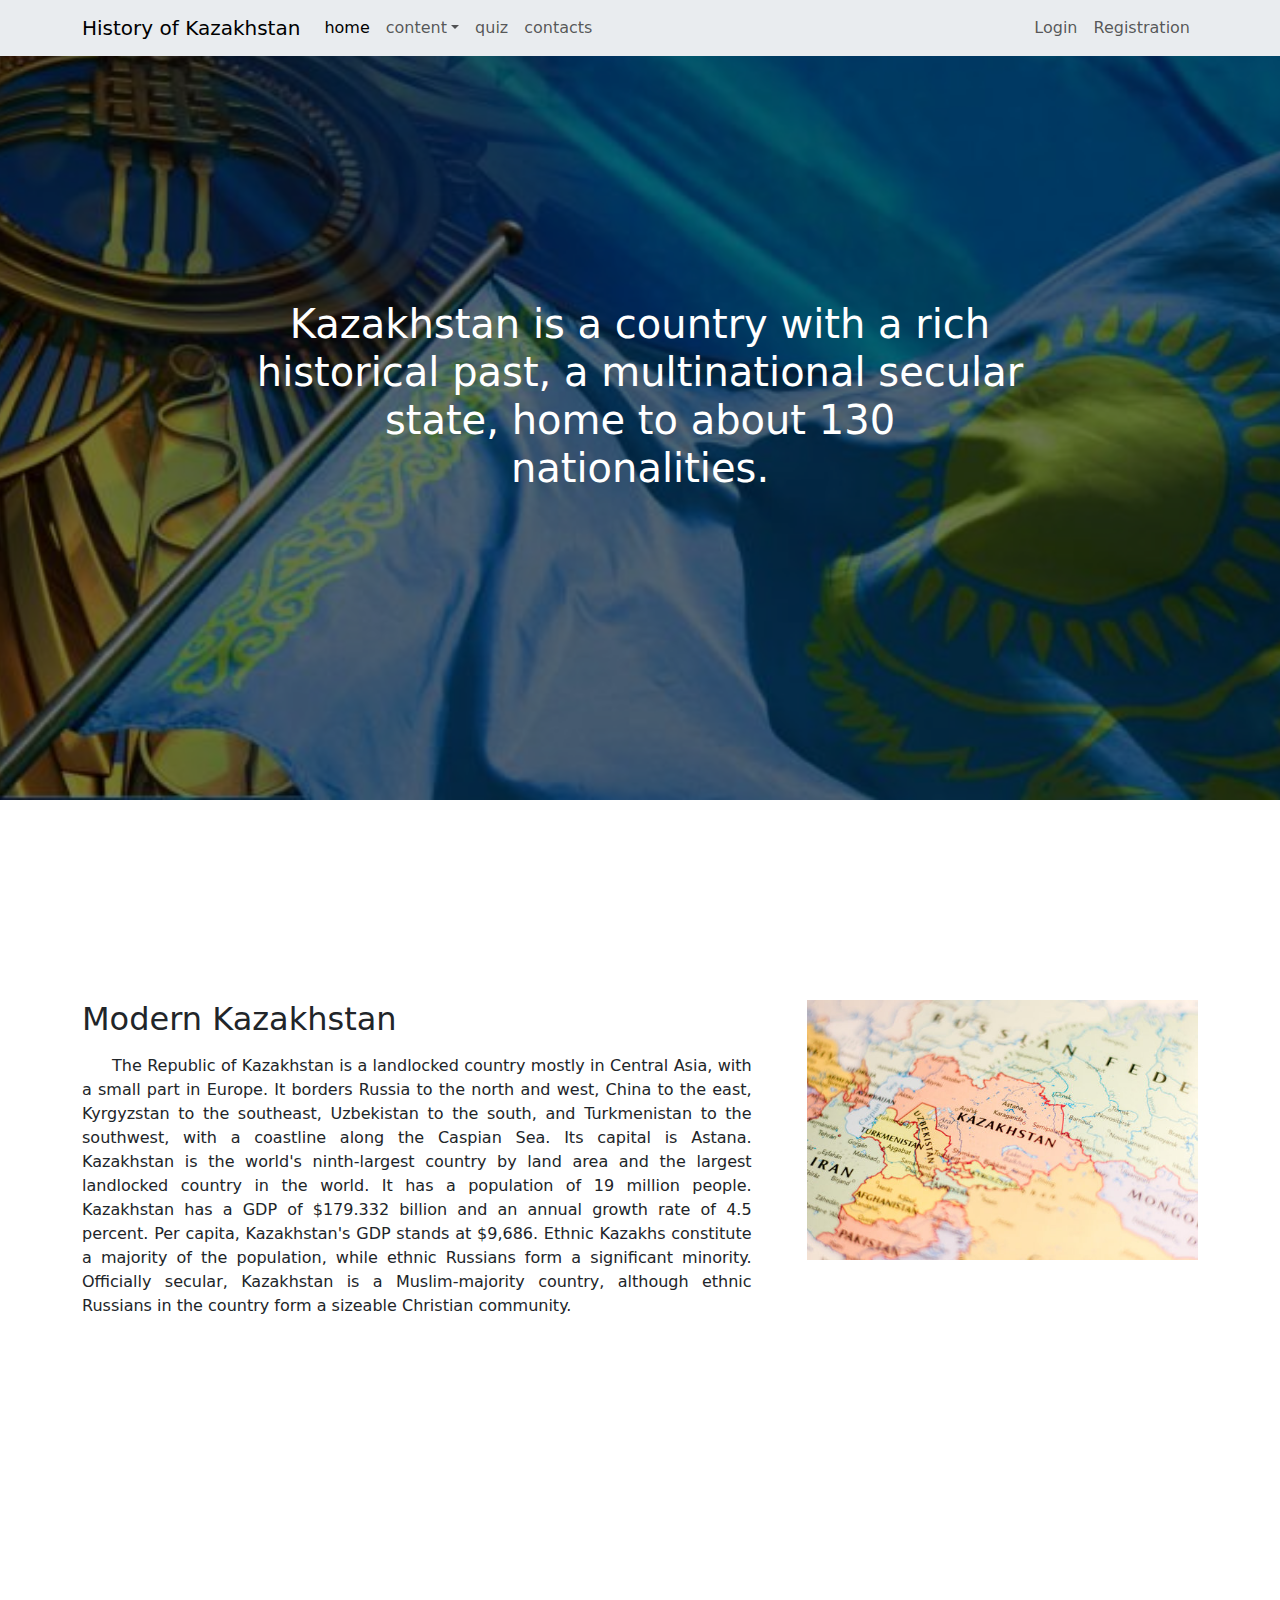
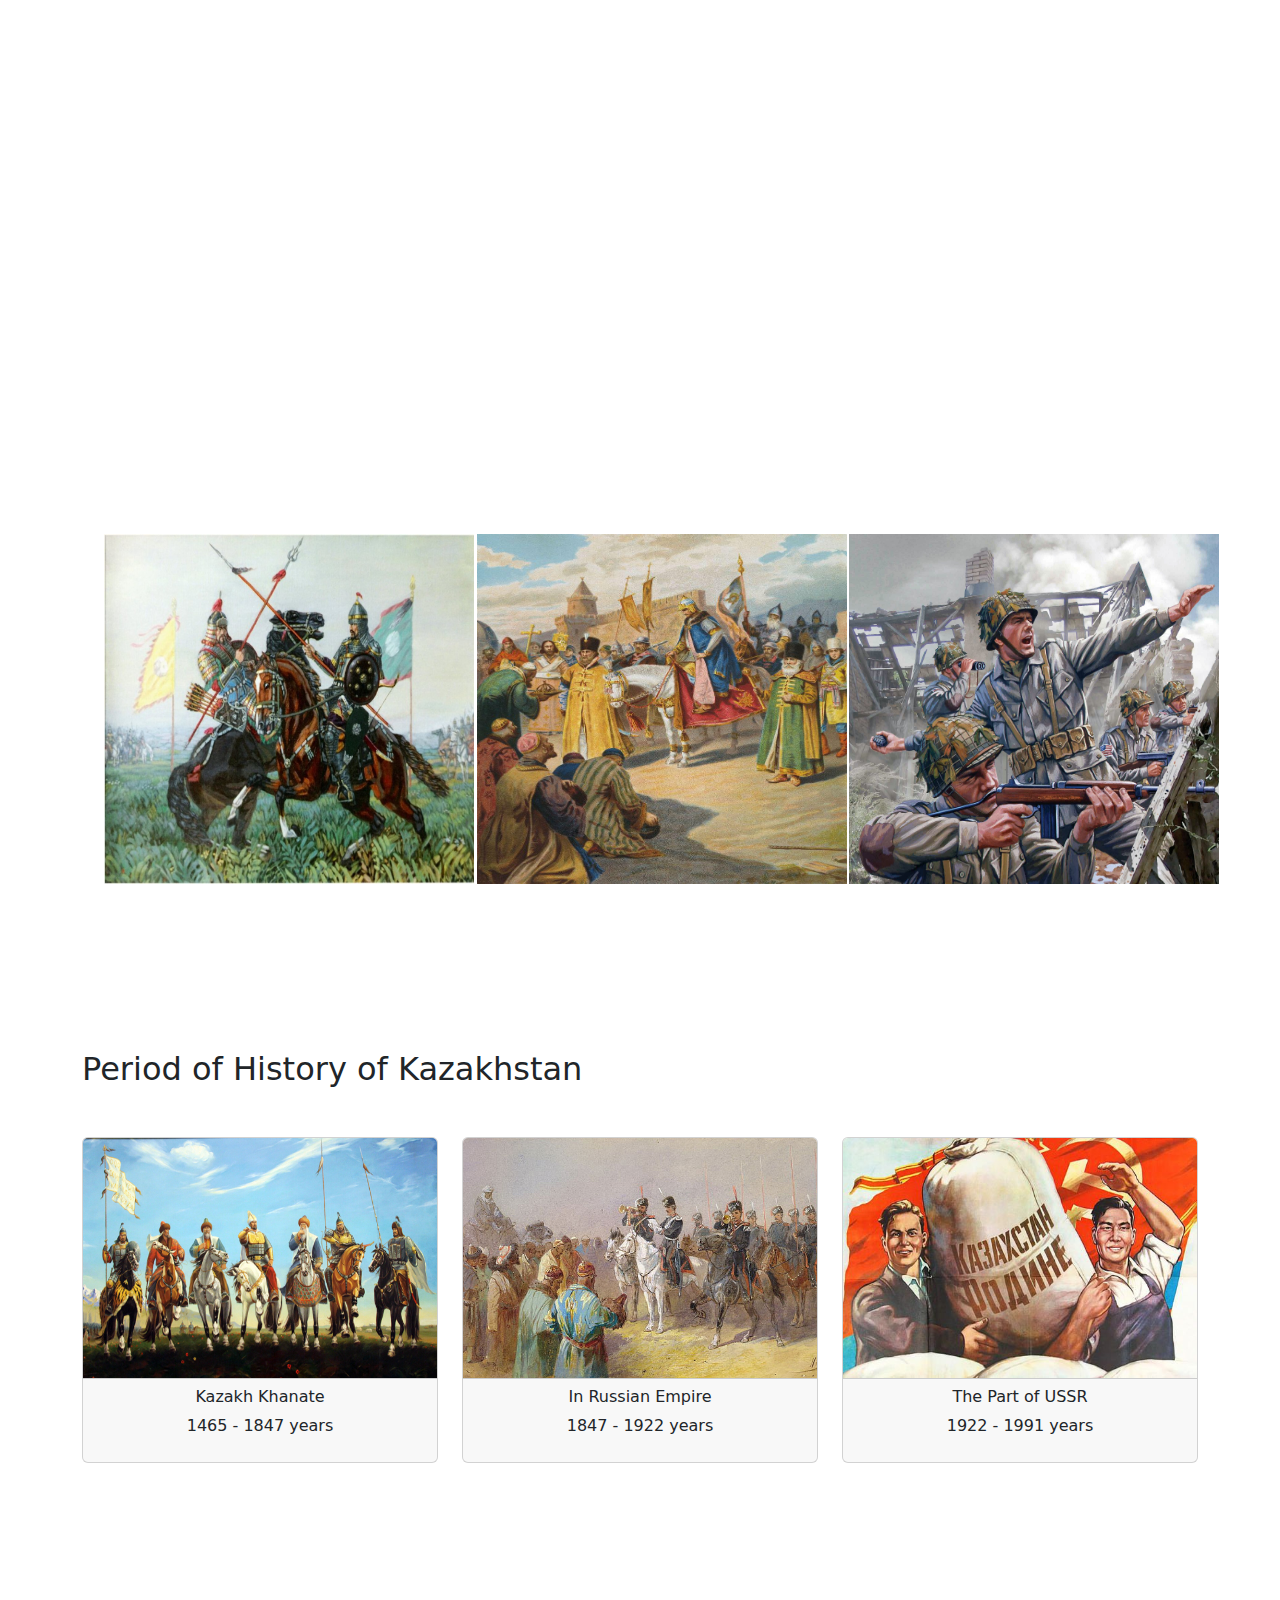
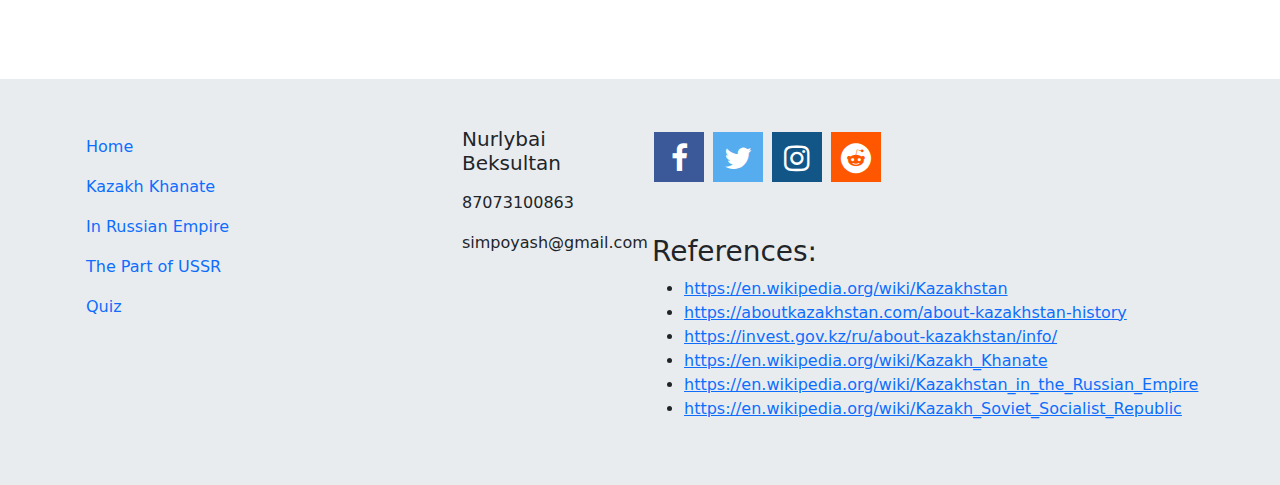
<file: final/index.html>
<!DOCTYPE html>
<html lang="en">
<head>
    <meta charset="UTF-8">
    <meta name="viewport" content="width=device-width, initial-scale=1.0">
    <link href="https://cdn.jsdelivr.net/npm/bootstrap@5.3.1/dist/css/bootstrap.min.css" rel="stylesheet">
    <script src="https://cdn.jsdelivr.net/npm/bootstrap@5.3.1/dist/js/bootstrap.bundle.min.js"></script>
    <link rel="stylesheet" href="https://cdnjs.cloudflare.com/ajax/libs/font-awesome/4.7.0/css/font-awesome.min.css">
    <script src="https://ajax.googleapis.com/ajax/libs/jquery/3.7.1/jquery.min.js"></script>
    <link rel="stylesheet" href="media/index.css">
    <link rel="icon" href="media/img/favicon.png" type="image/ico">
    <title>History of Kazakhstan</title>
</head>
<body>
    <header>
        <nav class="navbar fixed-top navbar-expand-lg bg-body-secondary">
            <div class="container">
                <a class="navbar-brand" href="index.html">History of Kazakhstan</a>
                <button class="navbar-toggler" type="button" data-bs-toggle="collapse" data-bs-target="#navbarNav">
                    <span class="navbar-toggler-icon"></span>
                </button>
                <div class="collapse navbar-collapse justify-content-between" id="navbarNav">
                    <ul class="navbar-nav text-white">
                        <li class="nav-item">
                            <a class="nav-link active" href="index.html">home</a>
                        </li>
                        <li class="nav-item dropdown">
                            <a class="nav-link dropdown-toggle" href="" data-bs-toggle="dropdown">content</a>
                            <ul class="dropdown-menu">
                                <li><a class="dropdown-item" href="kazakhKhanate.html">Kazakh Khanate</a></li>
                                <li><hr class="dropdown-divider"></li>
                                <li><a class="dropdown-item" href="inRussianEmpire.html">In Russian Empire</a></li>
                                <li><hr class="dropdown-divider"></li>
                                <li><a class="dropdown-item" href="partOfUSSR.html">The Part of USSR</a></li>
                            </ul>
                        </li>
                        <li class="nav-item">
                            <a class="nav-link" href="quiz.html">quiz</a>
                        </li>
                        <li class="nav-item">
                            <a class="nav-link" href="#contact">contacts</a>
                        </li>
                    </ul>
                    <ul class="navbar-nav">
                        <li class="nav-item">
                            <a class="nav-link" data-bs-toggle="modal" data-bs-target="#loginModal" href="#">Login</a>
                        </li>
                        <li class="nav-item">
                            <a class="nav-link" data-bs-toggle="modal" data-bs-target="#registerModal" href="#">Registration</a>
                        </li>
                    </ul>
                </div>
            </div>
        </nav>
        <div class="modal fade" id="loginModal">
            <div class="modal-dialog">
              <div class="modal-content">
          
                <div class="modal-header">
                  <h4 class="modal-title">Login</h4>
                  <button type="button" class="btn-close" data-bs-dismiss="modal"></button>
                </div>
                <form>
                    <div class="modal-body">
                        <div class="form-floating mb-3 mt-3">
                            <input type="text" class="form-control" id="email" placeholder="Enter email" name="email">
                            <label for="email">Email</label>
                        </div>
                        <div class="form-floating mt-3 mb-3">
                            <input type="text" class="form-control" id="pwd" placeholder="Enter password" name="pswd">
                            <label for="pwd">Password</label>
                        </div>
                    </div>
    
                    <div class="d-flex modal-footer justify-content-between">
                        <input id="lgbtn" type="button" class="form-control text-bg-primary" value="login" style="width: 80px;">
                        <button type="button" class="btn btn-danger" data-bs-dismiss="modal">Close</button>
                    </div>
                </form>
              </div>
            </div>
        </div>
        <div class="modal fade" id="registerModal">
            <div class="modal-dialog">
              <div class="modal-content">
          
                <div class="modal-header">
                  <h4 class="modal-title">Registration</h4>
                  <button type="button" class="btn-close" data-bs-dismiss="modal"></button>
                </div>
                <form>
                    <div class="modal-body">
                        <div class="input-group mb-3">
                            <span class="input-group-text">Person</span>
                            <input type="text" class="form-control" placeholder="First Name">
                            <input type="text" class="form-control" placeholder="Last Name">
                        </div>
                        <div class="input-group mb-3">
                            <span class="input-group-text">@</span>
                            <input type="text" class="form-control" placeholder="Username">
                        </div>
                        <div class="form-floating mb-3 mt-3">
                            <input type="text" class="form-control" id="email" placeholder="Enter email" name="email">
                            <label for="email">Email</label>
                        </div>
                        <div class="form-floating mt-3 mb-3">
                            <input type="text" class="form-control" id="pwd" placeholder="Enter password" name="pswd">
                            <label for="pwd">Password</label>
                        </div>
                    </div>
    
                    <div class="d-flex modal-footer justify-content-between">
                        <input id="rgbtn" type="button" class="form-control text-bg-primary" value="register" style="width: 80px;">
                        <button type="button" class="btn btn-danger" data-bs-dismiss="modal">Close</button>
                    </div>
                </form>
              </div>
            </div>
        </div>
        <div class="myText">
            <h1>Kazakhstan is a country with a rich historical past, a multinational secular state, home to about 130 nationalities.</h1>
        </div>
    </header>
    <section>
        <div class="container">
            <div class="aboutModernKaz">
                <h2 class="mb-3">Modern Kazakhstan</h2>
                <p>
                    The Republic of Kazakhstan is a landlocked country mostly in Central Asia, with a small part in Europe. 
                    It borders Russia to the north and west, China to the east, Kyrgyzstan to the southeast, Uzbekistan to 
                    the south, and Turkmenistan to the southwest, with a coastline along the Caspian Sea. Its capital is Astana. 
                    Kazakhstan is the world's ninth-largest country by land area and the largest landlocked country in the 
                    world. It has a population of 19 million people. Kazakhstan has a GDP of $179.332 billion and an annual 
                    growth rate of 4.5 percent. Per capita, Kazakhstan's GDP stands at $9,686. Ethnic Kazakhs constitute a 
                    majority of the population, while ethnic Russians form a significant minority. Officially secular, Kazakhstan 
                    is a Muslim-majority country, although ethnic Russians in the country form a sizeable Christian community.
                </p>
            </div>
            <img src="media/img/kazakhstanMap.jpg" alt="Kazakhstan Map">
            <div class="clean"></div>
        </div>
    </section>
    <div class="mySectionImg"></div>
    <section>
        <div class="container">
            <div class="row images">
                <div class="col-xl-4 col-lg-6 mb-3"><img src="media/img/mainImage1.jpg" alt="Kazakh warriors"></div>
                <div class="col-xl-4 col-lg-6 mb-3"><img src="media/img/mainImage2.jpeg" alt="Kazakhs under the Russian Empire"></div>
                <div class="col-xl-4 col-lg-6 mb-3"><img src="media/img/mainImage3.jpg" alt="World War 2"></div>                
            </div>
            <script src="media/index.js"></script>
            <div class="clean"></div>
            <h2>Period of History of Kazakhstan</h2>
            <div class="row mt-5">
                <div class="col-lg-4 mb-3">
                    <div class="card myCard">
                        <a href="kazakhKhanate.html">
                            <img class="card-img-top" src="media/img/Kazakh Khanate.jfif" alt="Kazakh Khanate">
                            <div class="overlay first">
                                <div class="text">Kazakh Khanate<br>(1465 - 1847 yy.)</div>
                            </div>
                        </a>
                        <div class="card-footer text-center">
                            <h6>Kazakh Khanate</h6>
                            <p>1465 - 1847 years</p>
                        </div>
                    </div>
                </div>
                <div class="col-lg-4 mb-3">
                    <div class="card myCard">
                        <a href="inRussianEmpire.html">
                            <img class="card-img-top" src="media/img/In Russian Empire.jpg" alt="In Russian Empire">
                            <div class="overlay second">
                                <div class="text">In Russian Empire<br>(1847 - 1922 yy.)</div>
                            </div>
                        </a>
                        <div class="card-footer text-center">
                            <h6>In Russian Empire</h6>
                            <p>1847 - 1922 years</p>
                        </div>
                    </div>
                </div>
                <div class="col-lg-4 mb-3">
                    <div class="card myCard">
                        <a href="partOfUSSR.html">
                            <img class="card-img-top" src="media/img/The Part of USSR.jfif" alt="The Part of USSR">
                            <div class="overlay third">
                                <div class="text">The Part of USSR <br>(1922 - 1991 yy.)</div>
                            </div>
                        </a>
                        <div class="card-footer text-center">
                            <h6>The Part of USSR</h6>
                            <p>1922 - 1991 years</p>
                        </div>
                    </div>
                </div>
              </div>
            </div>
        </div>
    </section>
    <footer class="bg-body-secondary pt-5 pb-5" id="contact">
        <div class="container">
            <div class="row">
                <ul class="col-lg-4 nav flex-column">
                    <li class="nav-item"><a href="index.html" class="nav-link">Home</a></li>
                    <li class="nav-item"><a href="kazakhKhanate.html" class="nav-link">Kazakh Khanate</a></li>
                    <li class="nav-item"><a href="inRussianEmpire.html" class="nav-link active">In Russian Empire</a></li>
                    <li class="nav-item"><a href="partOfUSSR.html" class="nav-link">The Part of USSR</a></li>
                    <li class="nav-item"><a href="quiz.html" class="nav-link">Quiz</a></li>
                </ul>
                <div class="col-lg-2 flex-column">
                    <h5 class="mb-3">Nurlybai Beksultan</h5>
                    <p>87073100863</p>
                    <p>simpoyash@gmail.com</p>
                </div>
                <div class="col-lg-6 flex-column">
                    <a href="#" class="fa fa-facebook fa-lg"></a>
                    <a href="#" class="fa fa-twitter fa-lg"></a>
                    <a href="#" class="fa fa-instagram fa-lg"></a>
                    <a href="#" class="fa fa-reddit fa-lg"></a>
                    <h3 class="mt-5">References:</h3>
                    <ul>
                        <li><a href="https://en.wikipedia.org/wiki/Kazakhstan">https://en.wikipedia.org/wiki/Kazakhstan</a></li>
                        <li><a href="https://aboutkazakhstan.com/about-kazakhstan-history">https://aboutkazakhstan.com/about-kazakhstan-history</a></li>
                        <li><a href="https://invest.gov.kz/ru/about-kazakhstan/info/">https://invest.gov.kz/ru/about-kazakhstan/info/</a></li>
                        <li><a href="https://en.wikipedia.org/wiki/Kazakh_Khanate">https://en.wikipedia.org/wiki/Kazakh_Khanate</a></li>
                        <li><a href="https://en.wikipedia.org/wiki/Kazakhstan_in_the_Russian_Empire">https://en.wikipedia.org/wiki/Kazakhstan_in_the_Russian_Empire</a></li>
                        <li><a href="https://en.wikipedia.org/wiki/Kazakh_Soviet_Socialist_Republic">https://en.wikipedia.org/wiki/Kazakh_Soviet_Socialist_Republic</a></li>
                    </ul>
                </div>
            </div>
        </div>
    </footer>
</body>
</html>
</file>
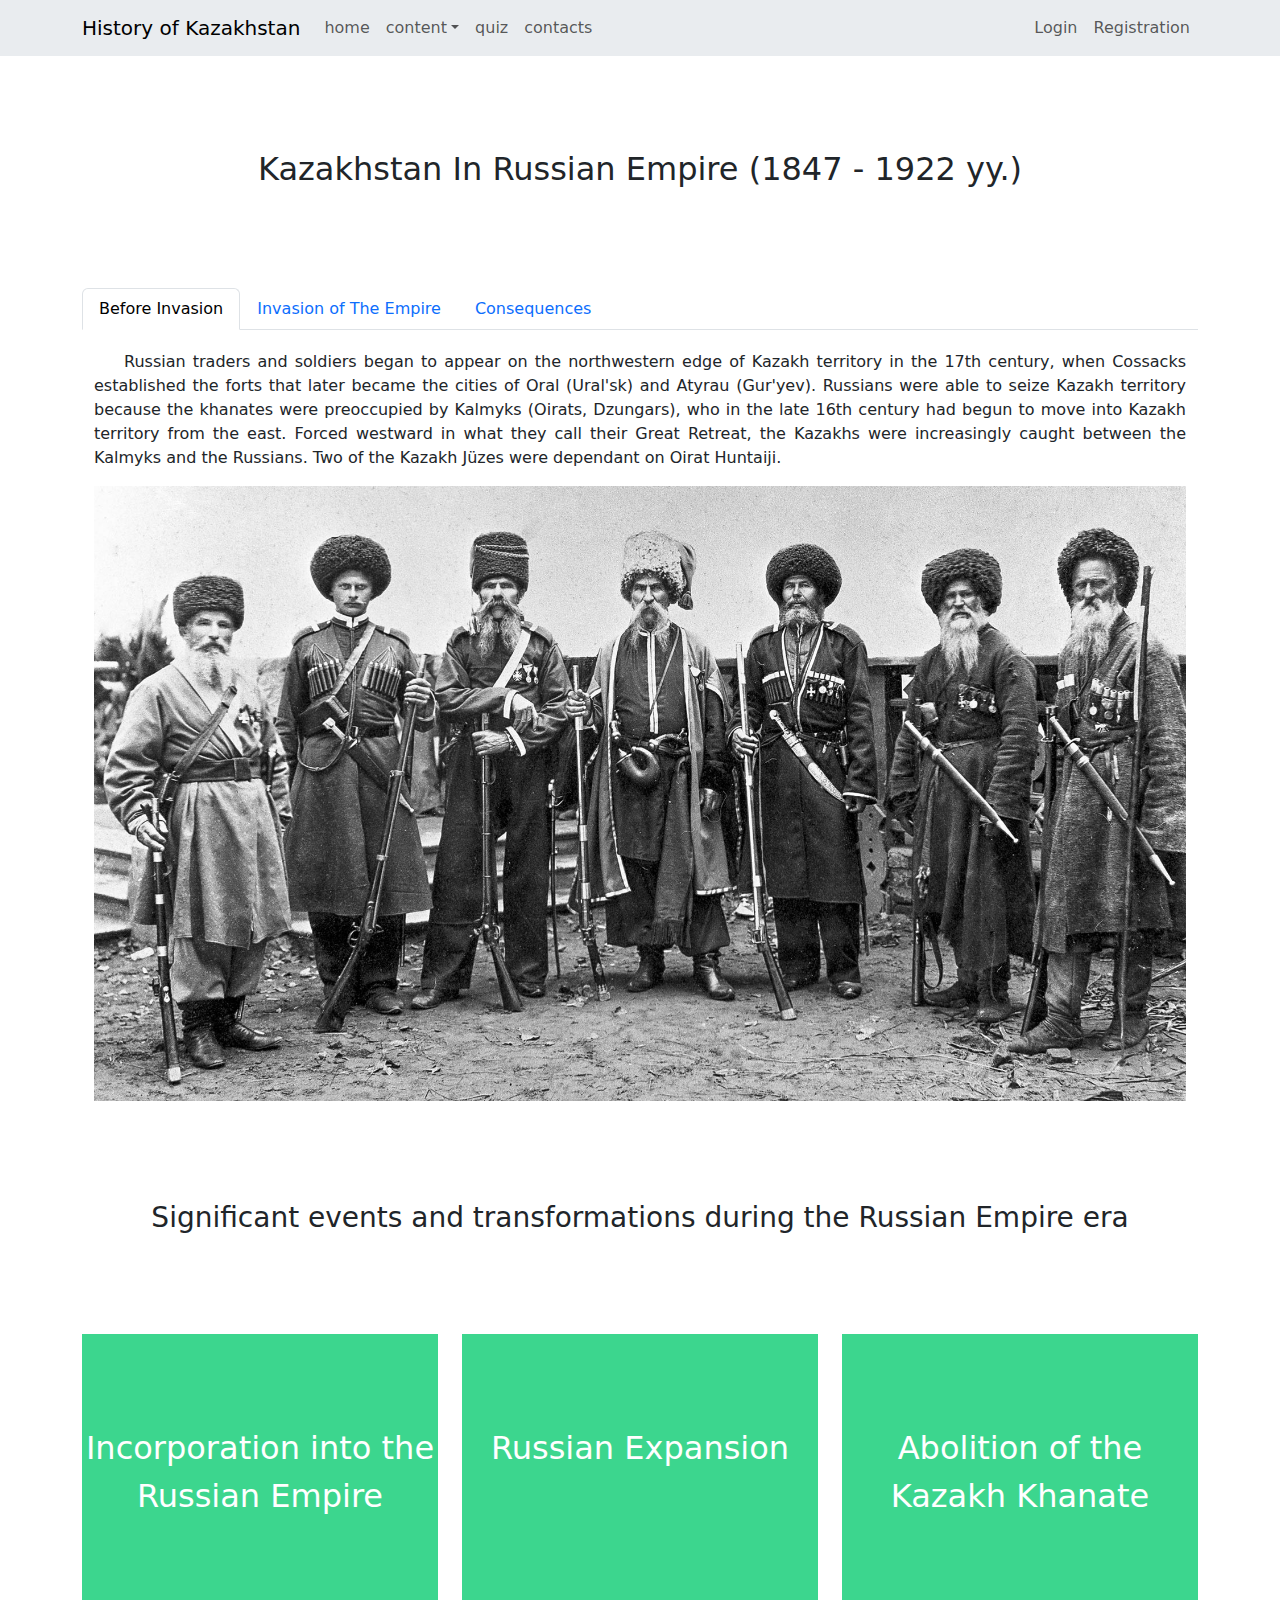
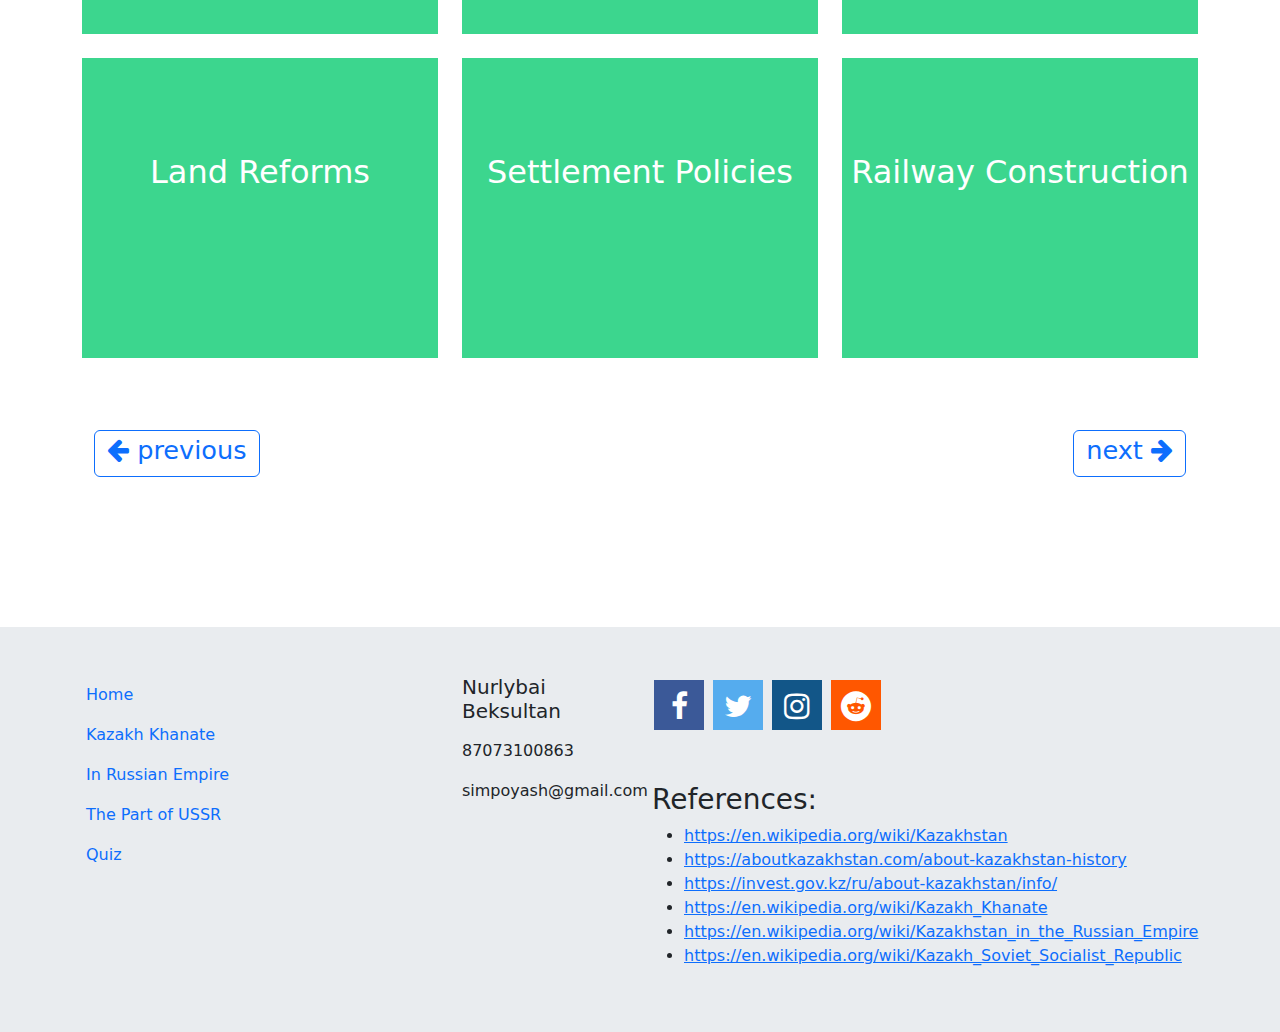
<file: final/inRussianEmpire.html>
<!DOCTYPE html>
<html lang="en">
<head>
    <meta charset="UTF-8">
    <meta name="viewport" content="width=device-width, initial-scale=1.0">
    <link href="https://cdn.jsdelivr.net/npm/bootstrap@5.3.1/dist/css/bootstrap.min.css" rel="stylesheet">
    <script src="https://cdn.jsdelivr.net/npm/bootstrap@5.3.1/dist/js/bootstrap.bundle.min.js"></script>
    <link rel="stylesheet" href="https://cdnjs.cloudflare.com/ajax/libs/font-awesome/4.7.0/css/font-awesome.min.css">
    <script src="https://ajax.googleapis.com/ajax/libs/jquery/3.7.1/jquery.min.js"></script>
    <link rel="stylesheet" href="media/inRussianEmpire.css">
    <link rel="icon" href="media/img/favicon.png" type="image/ico">
    <title>In Russian Empire</title>
</head>
<body>
    <nav class="navbar fixed-top navbar-expand-lg bg-body-secondary">
        <div class="container">
            <a class="navbar-brand" href="index.html">History of Kazakhstan</a>
            <button class="navbar-toggler" type="button" data-bs-toggle="collapse" data-bs-target="#navbarNav">
                <span class="navbar-toggler-icon"></span>
            </button>
            <div class="collapse navbar-collapse justify-content-between" id="navbarNav">
                <ul class="navbar-nav">
                    <li class="nav-item">
                        <a class="nav-link" href="index.html">home</a>
                    </li>
                    <li class="nav-item dropdown">
                        <a class="nav-link dropdown-toggle" href="" data-bs-toggle="dropdown">content</a>
                        <ul class="dropdown-menu">
                            <li><a class="dropdown-item" href="kazakhKhanate.html">Kazakh Khanate</a></li>
                            <li><hr class="dropdown-divider"></li>
                            <li><a class="dropdown-item active" href="inRussianEmpire.html">In Russian Empire</a></li>
                            <li><hr class="dropdown-divider"></li>
                            <li><a class="dropdown-item" href="partOfUSSR.html">The Part of USSR</a></li>
                        </ul>
                    </li>
                    <li class="nav-item">
                        <a class="nav-link" href="quiz.html">quiz</a>
                    </li>
                    <li class="nav-item">
                        <a class="nav-link" href="#contact">contacts</a>
                    </li>
                </ul>
                <ul class="navbar-nav">
                    <li class="nav-item">
                        <a class="nav-link" data-bs-toggle="modal" data-bs-target="#loginModal" href="#">Login</a>
                    </li>
                    <li class="nav-item">
                        <a class="nav-link" data-bs-toggle="modal" data-bs-target="#registerModal" href="#">Registration</a>
                    </li>
                </ul>
            </div>
        </div>
    </nav>
    <div class="modal fade" id="loginModal">
        <div class="modal-dialog">
          <div class="modal-content">
      
            <div class="modal-header">
              <h4 class="modal-title">Login</h4>
              <button type="button" class="btn-close" data-bs-dismiss="modal"></button>
            </div>
            <form>
                <div class="modal-body">
                    <div class="form-floating mb-3 mt-3">
                        <input type="text" class="form-control" id="email" placeholder="Enter email" name="email">
                        <label for="email">Email</label>
                    </div>
                    <div class="form-floating mt-3 mb-3">
                        <input type="text" class="form-control" id="pwd" placeholder="Enter password" name="pswd">
                        <label for="pwd">Password</label>
                    </div>
                </div>

                <div class="d-flex modal-footer justify-content-between">
                    <input type="submit" class="form-control text-bg-primary" value="login" style="width: 80px;">
                    <button type="button" class="btn btn-danger" data-bs-dismiss="modal">Close</button>
                </div>
            </form>
          </div>
        </div>
    </div>
    <div class="modal fade" id="registerModal">
        <div class="modal-dialog">
          <div class="modal-content">
      
            <div class="modal-header">
              <h4 class="modal-title">Registration</h4>
              <button type="button" class="btn-close" data-bs-dismiss="modal"></button>
            </div>
            <form>
                <div class="modal-body">
                    <div class="input-group mb-3">
                        <span class="input-group-text">Person</span>
                        <input type="text" class="form-control" placeholder="First Name">
                        <input type="text" class="form-control" placeholder="Last Name">
                    </div>
                    <div class="input-group mb-3">
                        <span class="input-group-text">@</span>
                        <input type="text" class="form-control" placeholder="Username">
                    </div>
                    <div class="form-floating mb-3 mt-3">
                        <input type="text" class="form-control" id="email" placeholder="Enter email" name="email">
                        <label for="email">Email</label>
                    </div>
                    <div class="form-floating mt-3 mb-3">
                        <input type="text" class="form-control" id="pwd" placeholder="Enter password" name="pswd">
                        <label for="pwd">Password</label>
                    </div>
                </div>

                <div class="d-flex modal-footer justify-content-between">
                    <input type="submit" class="form-control text-bg-primary" value="login" style="width: 80px;">
                    <button type="button" class="btn btn-danger" data-bs-dismiss="modal">Close</button>
                </div>
            </form>
          </div>
        </div>
    </div>
    <section class="container">
        <div style="width: 100%; margin-bottom: 100px; text-align: center;"><h2>Kazakhstan In Russian Empire (1847 - 1922 yy.)</h2></div>
        <ul class="nav nav-tabs">
            <li class="nav-item">
                <a class="nav-link active" data-bs-toggle="tab" href="#beforeInvasion">Before Invasion</a>
            </li>
            <li class="nav-item">
                <a class="nav-link" data-bs-toggle="tab" href="#invasionOfTheEmpire">Invasion of The Empire</a>
            </li>
            <li class="nav-item">
                <a class="nav-link" data-bs-toggle="tab" href="#consequences">Consequences</a>
            </li>
        </ul>
        <div class="tab-content">
            <div class="tab-pane container active" id="beforeInvasion">
                <p>
                    Russian traders and soldiers began to appear on the northwestern edge of Kazakh 
                    territory in the 17th century, when Cossacks established the forts that later became 
                    the cities of Oral (Ural'sk) and Atyrau (Gur'yev). Russians were able to seize Kazakh 
                    territory because the khanates were preoccupied by Kalmyks (Oirats, Dzungars), who in 
                    the late 16th century had begun to move into Kazakh territory from the east. Forced 
                    westward in what they call their Great Retreat, the Kazakhs were increasingly caught 
                    between the Kalmyks and the Russians. Two of the Kazakh Jüzes were dependant on Oirat Huntaiji.
                </p>
                <img src="media/img/cossacks.jpg" alt="cossacks" width="100%">
            </div>
            <div class="tab-pane container fade" id="invasionOfTheEmpire">
                <p>
                    In 1730 Abul Khayr, one of the khans of the Junior Jüz, sought Russian assistance. Although 
                    Abul Khayr's intent had been to form a temporary alliance against the stronger Kalmyks, the 
                    Russians gained permanent control of the Junior Jüz as a result of his decision. Shortly 
                    thereafter the Middle Jüz's Khan Semeke agreed to suzerainty under the same terms. Neither 
                    khan remained very loyal to the Russians, but from this point Russian sovereigns began to 
                    assert the right to appoint the khans of the Junior and Middle Jüzes and to exert greater 
                    influence on them. The Kazakhs in turn began to view the khanate with greater suspicion, as 
                    khans increasingly sought Russian help against their rivals within the Khanate. Although 
                    the Khanate recovered a degree of independence under Ablai from 1750-1778, his son failed to 
                    unite even the Middle Jüz, and in 1798, the Russians attempted direct rule over the Middle 
                    Jüz, establishing a tribunal at Petropavlovsk. In 1824, the Russians abolished the 
                    khanate of the Middle Jüz. The Senior Jüz managed to remain independent until the 1820s, 
                    when the expanding Kokand Khanate to the south forced the Senior Jüz khans to choose Russian 
                    protection, which seemed to be the lesser of two evils.
                </p>
                <img src="media/img/soldiers in russian empire.jpg" alt="soldiers in russian empire" width="100%">
            </div>
            <div class="tab-pane container fade" id="consequences">
                <p>
                    The conquest of Kazakhstan by Russia was slowed by numerous uprisings and wars in the 19th 
                    century. For example, uprisings of Isatay Taymanuly and Makhambet Utemisuly in 1836–1838 and 
                    the war led by Eset Kotibaruli in 1847–1858 were some of such events of anti-colonial resistance.
                </p>
                <p>
                    In 1863 Russian Empire elaborated a new imperial policy, announced in the Gorchakov Circular, 
                    asserting the right to annex "troublesome" areas on the empire's borders. This policy led 
                    immediately to the Russian conquest of the rest of Central Asia and the creation of two 
                    administrative districts, the General-Gubernatorstvo (Governor-Generalship) of Russian Turkestan 
                    and that of the Steppe. Most of present-day Kazakhstan was in the Steppe District, and parts of 
                    present-day southern Kazakhstan, including Almaty (Verny), were in the Governor-Generalship.
                </p>
                <div class="row">
                    <div class="col-md-4"><img src="media/img/Isatay Taymanuly.png" alt="Isatay Taymanuly" width="100%" height="400px"></div>
                    <div class="col-md-5"><img src="media/img/Makhambet Utemisuly.jpg" alt="Makhambet Utemisuly" width="100%" height="400px"></div>
                    <div class="col-md-3"><img src="media/img/Eset Kotibaruli.jpg" alt="Eset Kotibaruli" width="100%" height="400px"></div>
                </div>
            </div>
        </div>
        <div style="width: 100%; margin-bottom: 100px; margin-top: 100px; text-align: center;"><h3>Significant events and transformations during the Russian Empire era</h3></div>
        <div class="row">
            <div class="col-lg-4 mb-4">
                <div class="myCard">
                    <p>Incorporation into the Russian Empire</p>
                    <div class="overlay third">
                        <div class="text">
                            The process of incorporating the Kazakh territories into the 
                            Russian Empire began in the 18th century. The Treaty of Uliassar in 1731 
                            formalized the suzerainty of the Russian Empire over the Kazakh Khanate.
                        </div>
                    </div>
                </div>
            </div>
            <div class="col-lg-4 mb-4">
                <div class="myCard">
                    <p>Russian Expansion</p>
                    <div class="overlay third">
                        <div class="text">
                            Russian expansion into Central Asia continued throughout the 19th century. 
                            The Russian government aimed to control and integrate the vast steppes of 
                            Kazakhstan, which were strategically important for trade and security.
                        </div>
                    </div>
                </div>
            </div>
            <div class="col-lg-4 mb-4">
                <div class="myCard">
                    <p>Abolition of the Kazakh Khanate</p>
                    <div class="overlay third">
                        <div class="text">
                            In 1847, the Russian Empire officially abolished the Kazakh Khanate. This 
                            marked the end of the traditional Kazakh political structure, and the 
                            region came under direct imperial administration.
                        </div>
                    </div>
                </div>
            </div>
        </div>
        <div class="row">
            <div class="col-lg-4 mb-4">
                <div class="myCard">
                    <p>Land Reforms</p>
                    <div class="overlay third">
                        <div class="text">
                            The Russian government introduced land reforms in Kazakhstan, including the 
                            establishment of a new system of landownership. This had significant 
                            consequences for the nomadic way of life of the Kazakh people.
                        </div>
                    </div>
                </div>
            </div>
            <div class="col-lg-4 mb-4">
                <div class="myCard">
                    <p>Settlement Policies</p>
                    <div class="overlay third">
                        <div class="text">
                            To strengthen control and promote economic development, the Russian Empire 
                            implemented settlement policies in Kazakhstan. Russian and Ukrainian settlers 
                            were encouraged to move to the region, leading to demographic changes.
                        </div>
                    </div>
                </div>
            </div>
            <div class="col-lg-4 mb-4">
                <div class="myCard">
                    <p>Railway Construction</p>
                    <div class="overlay third">
                        <div class="text">
                            The construction of the Trans-Aral Railway in the late 19th and early 20th 
                            centuries connected Central Asia, including Kazakhstan, to the broader Russian 
                            Empire. This had economic implications, facilitating trade and transportation.
                        </div>
                    </div>
                </div>
            </div>
        </div>
        <div class="container d-flex justify-content-between mt-5">
            <a href="kazakhKhanate.html" class="btn btn-outline-primary"><i class="fa fa-solid fa-arrow-left"></i> previous</a>
            <a href="partOfUSSR.html" class="btn btn-outline-primary">next <i class="fa fa-solid fa-arrow-right"></i></a>
        </div>
    </section>
    <footer class="bg-body-secondary pt-5 pb-5" id="contact">
        <div class="container">
            <div class="row">
                <ul class="col-lg-4 nav flex-column">
                    <li class="nav-item"><a href="index.html" class="nav-link">Home</a></li>
                    <li class="nav-item"><a href="kazakhKhanate.html" class="nav-link">Kazakh Khanate</a></li>
                    <li class="nav-item"><a href="inRussianEmpire.html" class="nav-link active">In Russian Empire</a></li>
                    <li class="nav-item"><a href="partOfUSSR.html" class="nav-link">The Part of USSR</a></li>
                    <li class="nav-item"><a href="quiz.html" class="nav-link">Quiz</a></li>
                </ul>
                <div class="col-lg-2 flex-column">
                    <h5 class="mb-3">Nurlybai Beksultan</h5>
                    <p>87073100863</p>
                    <p>simpoyash@gmail.com</p>
                </div>
                <div class="col-lg-6 flex-column">
                    <a href="#" class="fa fa-facebook fa-lg"></a>
                    <a href="#" class="fa fa-twitter fa-lg"></a>
                    <a href="#" class="fa fa-instagram fa-lg"></a>
                    <a href="#" class="fa fa-reddit fa-lg"></a>
                    <h3 class="mt-5">References:</h3>
                    <ul>
                        <li><a href="https://en.wikipedia.org/wiki/Kazakhstan">https://en.wikipedia.org/wiki/Kazakhstan</a></li>
                        <li><a href="https://aboutkazakhstan.com/about-kazakhstan-history">https://aboutkazakhstan.com/about-kazakhstan-history</a></li>
                        <li><a href="https://invest.gov.kz/ru/about-kazakhstan/info/">https://invest.gov.kz/ru/about-kazakhstan/info/</a></li>
                        <li><a href="https://en.wikipedia.org/wiki/Kazakh_Khanate">https://en.wikipedia.org/wiki/Kazakh_Khanate</a></li>
                        <li><a href="https://en.wikipedia.org/wiki/Kazakhstan_in_the_Russian_Empire">https://en.wikipedia.org/wiki/Kazakhstan_in_the_Russian_Empire</a></li>
                        <li><a href="https://en.wikipedia.org/wiki/Kazakh_Soviet_Socialist_Republic">https://en.wikipedia.org/wiki/Kazakh_Soviet_Socialist_Republic</a></li>
                    </ul>
                </div>
            </div>
        </div>
    </footer>
</body>
</html>
</file>
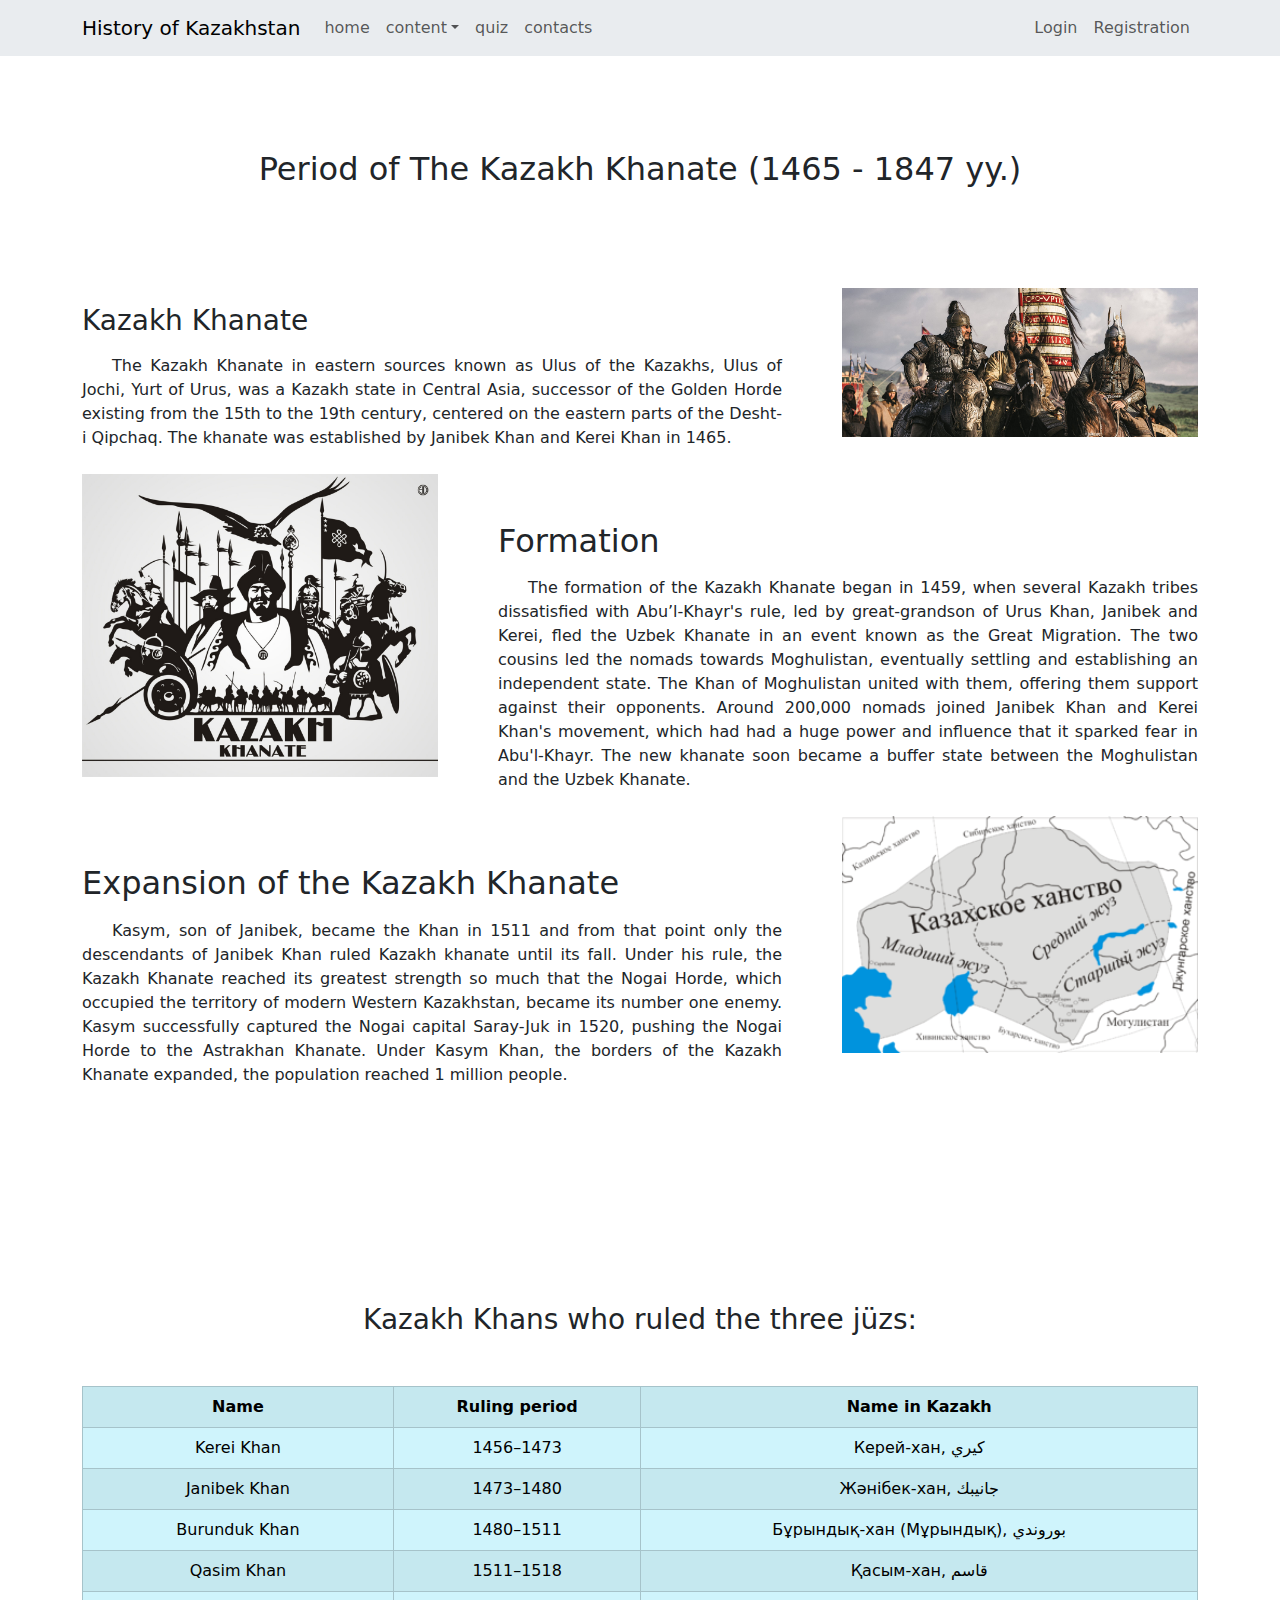
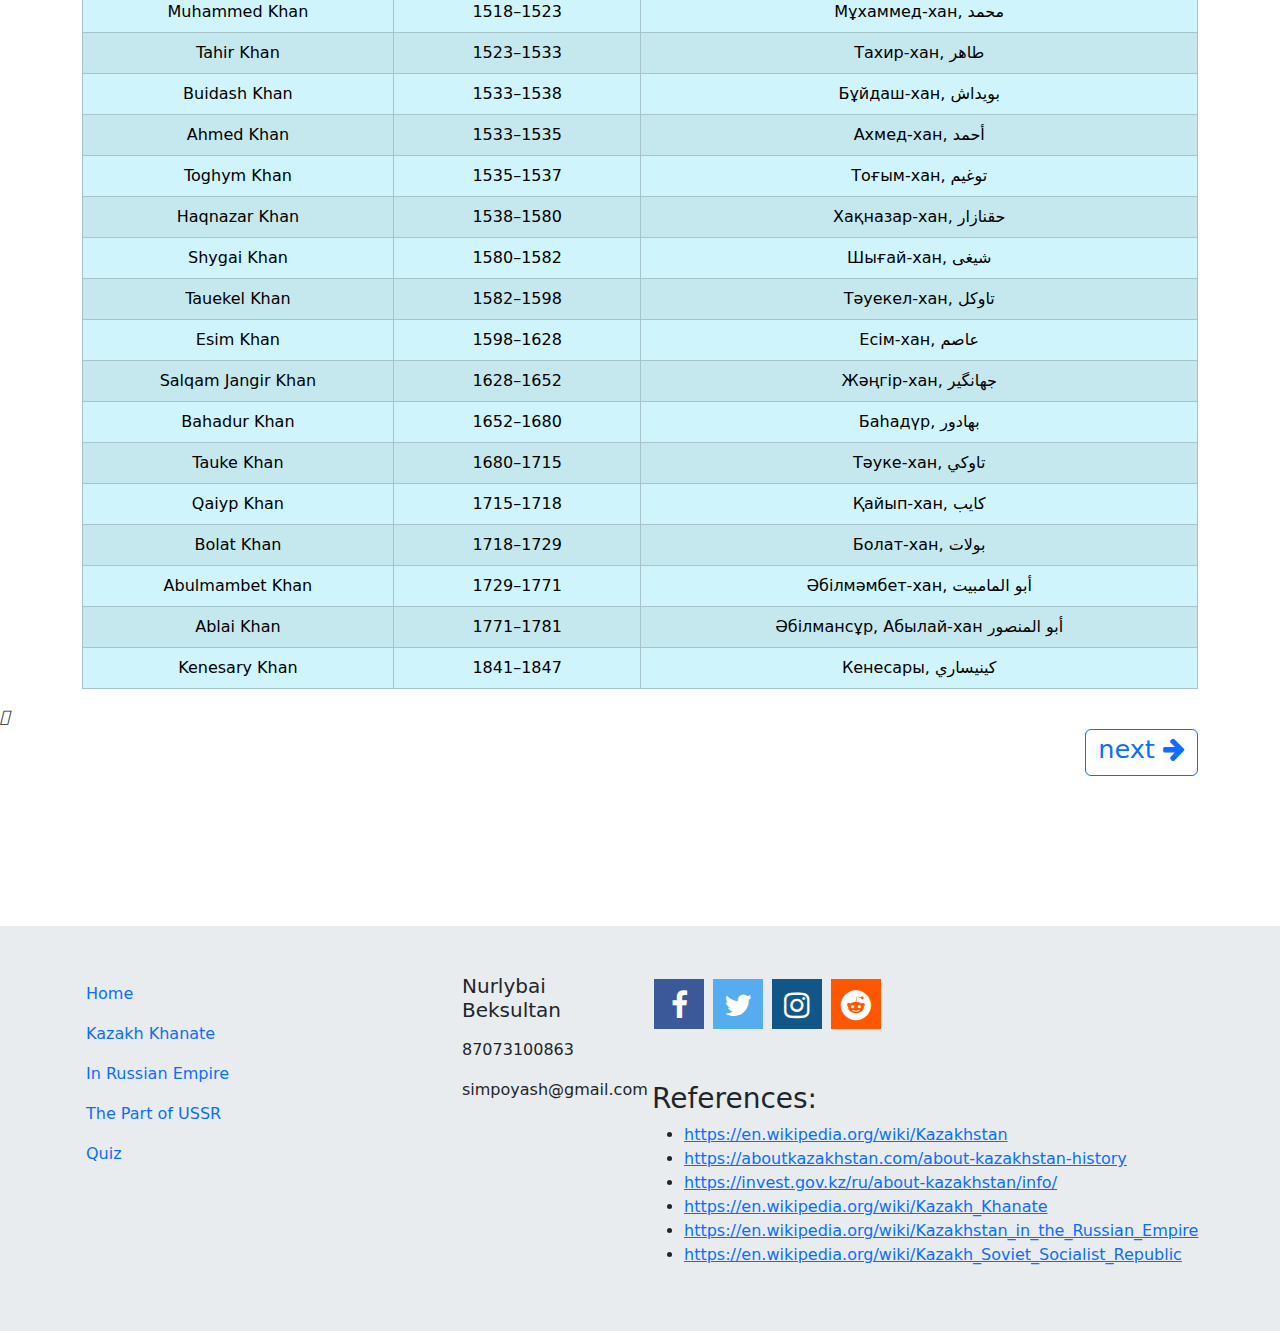
<file: final/kazakhKhanate.html>
<!DOCTYPE html>
<html lang="en">
<head>
    <meta charset="UTF-8">
    <meta name="viewport" content="width=device-width, initial-scale=1.0">
    <link href="https://cdn.jsdelivr.net/npm/bootstrap@5.3.1/dist/css/bootstrap.min.css" rel="stylesheet">
    <script src="https://cdn.jsdelivr.net/npm/bootstrap@5.3.1/dist/js/bootstrap.bundle.min.js"></script>
    <link rel="stylesheet" href="https://cdnjs.cloudflare.com/ajax/libs/font-awesome/4.7.0/css/font-awesome.min.css">
    <script src="https://ajax.googleapis.com/ajax/libs/jquery/3.7.1/jquery.min.js"></script>
    <link rel="stylesheet" href="media/kazakhKhanate.css">
    <link rel="icon" href="media/img/favicon.png" type="image/ico">
    <title>Kazakh Khanate</title>
</head>
<body>
    <nav class="navbar fixed-top navbar-expand-lg bg-body-secondary">
        <div class="container">
            <a class="navbar-brand" href="index.html">History of Kazakhstan</a>
            <button class="navbar-toggler" type="button" data-bs-toggle="collapse" data-bs-target="#navbarNav">
                <span class="navbar-toggler-icon"></span>
            </button>
            <div class="collapse navbar-collapse justify-content-between" id="navbarNav">
                <ul class="navbar-nav">
                    <li class="nav-item">
                        <a class="nav-link" href="index.html">home</a>
                    </li>
                    <li class="nav-item dropdown">
                        <a class="nav-link dropdown-toggle" href="" data-bs-toggle="dropdown">content</a>
                        <ul class="dropdown-menu">
                            <li><a class="dropdown-item active" href="kazakhKhanate.html">Kazakh Khanate</a></li>
                            <li><hr class="dropdown-divider"></li>
                            <li><a class="dropdown-item" href="inRussianEmpire.html">In Russian Empire</a></li>
                            <li><hr class="dropdown-divider"></li>
                            <li><a class="dropdown-item" href="partOfUSSR.html">The Part of USSR</a></li>
                        </ul>
                    </li>
                    <li class="nav-item">
                        <a class="nav-link" href="quiz.html">quiz</a>
                    </li>
                    <li class="nav-item">
                        <a class="nav-link" href="#contact">contacts</a>
                    </li>
                </ul>
                <ul class="navbar-nav">
                    <li class="nav-item">
                        <a class="nav-link" data-bs-toggle="modal" data-bs-target="#loginModal" href="#">Login</a>
                    </li>
                    <li class="nav-item">
                        <a class="nav-link" data-bs-toggle="modal" data-bs-target="#registerModal" href="#">Registration</a>
                    </li>
                </ul>
            </div>
        </div>
    </nav>
    <div class="modal fade" id="loginModal">
        <div class="modal-dialog">
          <div class="modal-content">
      
            <div class="modal-header">
              <h4 class="modal-title">Login</h4>
              <button type="button" class="btn-close" data-bs-dismiss="modal"></button>
            </div>
            <form>
                <div class="modal-body">
                    <div class="form-floating mb-3 mt-3">
                        <input type="text" class="form-control" id="email" placeholder="Enter email" name="email">
                        <label for="email">Email</label>
                    </div>
                    <div class="form-floating mt-3 mb-3">
                        <input type="text" class="form-control" id="pwd" placeholder="Enter password" name="pswd">
                        <label for="pwd">Password</label>
                    </div>
                </div>

                <div class="d-flex modal-footer justify-content-between">
                    <input type="submit" class="form-control text-bg-primary" value="login" style="width: 80px;">
                    <button type="button" class="btn btn-danger" data-bs-dismiss="modal">Close</button>
                </div>
            </form>
          </div>
        </div>
    </div>
    <div class="modal fade" id="registerModal">
        <div class="modal-dialog">
          <div class="modal-content">
      
            <div class="modal-header">
              <h4 class="modal-title">Registration</h4>
              <button type="button" class="btn-close" data-bs-dismiss="modal"></button>
            </div>
            <form>
                <div class="modal-body">
                    <div class="input-group mb-3">
                        <span class="input-group-text">Person</span>
                        <input type="text" class="form-control" placeholder="First Name">
                        <input type="text" class="form-control" placeholder="Last Name">
                    </div>
                    <div class="input-group mb-3">
                        <span class="input-group-text">@</span>
                        <input type="text" class="form-control" placeholder="Username">
                    </div>
                    <div class="form-floating mb-3 mt-3">
                        <input type="text" class="form-control" id="email" placeholder="Enter email" name="email">
                        <label for="email">Email</label>
                    </div>
                    <div class="form-floating mt-3 mb-3">
                        <input type="text" class="form-control" id="pwd" placeholder="Enter password" name="pswd">
                        <label for="pwd">Password</label>
                    </div>
                </div>

                <div class="d-flex modal-footer justify-content-between">
                    <input type="submit" class="form-control text-bg-primary" value="login" style="width: 80px;">
                    <button type="button" class="btn btn-danger" data-bs-dismiss="modal">Close</button>
                </div>
            </form>
          </div>
        </div>
    </div>
    <section>
        <div class="container">
            <div style="width: 100%; text-align: center; margin-bottom: 100px;"><h2>Period of The Kazakh Khanate (1465 - 1847 yy.)</h2></div>
            <div class="row mb-2">
                <div class="col-lg-8 pe-5 pt-3">
                    <h3 class="mb-3">Kazakh Khanate</h3>
                    <p>
                        The Kazakh Khanate in eastern sources known as Ulus of the Kazakhs, Ulus of Jochi, 
                        Yurt of Urus, was a Kazakh state in Central Asia, successor of the Golden Horde 
                        existing from the 15th to the 19th century, centered on the eastern parts of the 
                        Desht-i Qipchaq. The khanate was established by Janibek Khan and Kerei Khan in 1465.
                    </p>
                </div>
                <div class="col-lg-4">
                    <img src="media/img/Kazakh Khanate2.jpg" style="width: 100%;" alt="Kazakh warriors">
                </div>
            </div>
            <div class="row mb-2">
                <div class="col-lg-4">
                    <img src="media/img/Kazakh Khanate3.jpg" style="width: 100%;" alt="Kazakh Khanate illustration">
                </div>
                <div class="col-lg-8 ps-5 pt-5">
                    <h2 class="mb-3">Formation</h2>
                    <p>
                        The formation of the Kazakh Khanate began in 1459, when several Kazakh tribes 
                        dissatisfied with Abu’l-Khayr's rule, led by great-grandson of Urus Khan, Janibek 
                        and Kerei, fled the Uzbek Khanate in an event known as the Great Migration. The two 
                        cousins led the nomads towards Moghulistan, eventually settling and establishing an 
                        independent state. The Khan of Moghulistan united with them, offering them support 
                        against their opponents. Around 200,000 nomads joined Janibek Khan and Kerei Khan's 
                        movement, which had had a huge power and influence that it sparked fear in 
                        Abu'l-Khayr. The new khanate soon became a buffer state between the Moghulistan 
                        and the Uzbek Khanate.
                    </p>
                </div>
            </div>
            <div class="row mb-2">
                <div class="col-lg-8 pe-5 pt-5">
                    <h2 class="mb-3">Expansion of the Kazakh Khanate</h2>
                    <p>
                        Kasym, son of Janibek, became the Khan in 1511 and from that point only the 
                        descendants of Janibek Khan ruled Kazakh khanate until its fall. Under his rule, 
                        the Kazakh Khanate reached its greatest strength so much that the Nogai Horde, 
                        which occupied the territory of modern Western Kazakhstan, became its number one 
                        enemy. Kasym successfully captured the Nogai capital Saray-Juk in 1520, pushing 
                        the Nogai Horde to the Astrakhan Khanate. Under Kasym Khan, the borders of the 
                        Kazakh Khanate expanded, the population reached 1 million people.
                    </p>
                </div>
                <div class="col-lg-4">
                    <img src="media/img/Kazakh Khanate4.png" style="width: 100%;" alt="Kazakh Khanate illustration">
                </div>
            </div>
            <div style="width: 100%; text-align: center; margin-bottom: 50px; margin-top: 200px;"><h3>Kazakh Khans who ruled the three jüzs:</h3></div>
            <table class="table table-striped table-bordered table-hover table-info text-center">
                <tr>
                    <th>Name</th>
                    <th>Ruling period</th>
                    <th>Name in Kazakh</th>
                </tr>
                <tr>
                    <td>Kerei Khan</td>
                    <td>1456–1473</td>
                    <td>Керей-хан, كيري</td>
                </tr>
                <tr>
                    <td>Janibek Khan</td>
                    <td>1473–1480</td>
                    <td>Жәнібек-хан, جانيبك</td>
                </tr>
                <tr>
                    <td>Burunduk Khan</td>
                    <td>1480–1511</td>
                    <td>Бұрындық-хан (Мұрындық), بوروندي</td>
                </tr>
                <tr>
                    <td>Qasim Khan</td>
                    <td>1511–1518</td>
                    <td>Қасым-хан, قاسم</td>
                </tr>
                <tr>
                    <td>Muhammed Khan</td>
                    <td>1518–1523</td>
                    <td>Мұхаммед-хан, محمد</td>
                </tr>
                <tr>
                    <td>Tahir Khan</td>
                    <td>1523–1533</td>
                    <td>Тахир-хан, طاهر</td>
                </tr>
                <tr>
                    <td>Buidash Khan</td>
                    <td>1533–1538</td>
                    <td>Бұйдаш-хан, بويداش</td>
                </tr>
                <tr>
                    <td>Ahmed Khan</td>
                    <td>1533–1535</td>
                    <td>Ахмед-хан, أحمد</td>
                </tr>
                <tr>
                    <td>Toghym Khan</td>
                    <td>1535–1537</td>
                    <td>Тоғым-хан, توغيم</td>
                </tr>
                <tr>
                    <td>Haqnazar Khan</td>
                    <td>1538–1580</td>
                    <td>Хақназар-хан, حقنازار</td>
                </tr>
                <tr>
                    <td>Shygai Khan</td>
                    <td>1580–1582</td>
                    <td>Шығай-хан, شیغی</td>
                </tr>
                <tr>
                    <td>Tauekel Khan</td>
                    <td>1582–1598</td>
                    <td>Тәуекел-хан, تاوکل</td>
                </tr>
                <tr>
                    <td>Esim Khan</td>
                    <td>1598–1628</td>
                    <td>Есім-хан, عاصم</td>
                </tr>
                <tr>
                    <td>Salqam Jangir Khan</td>
                    <td>1628–1652</td>
                    <td>Жәңгір-хан, جهانگیر</td>
                </tr>
                <tr>
                    <td>Bahadur Khan</td>
                    <td>1652–1680</td>
                    <td>Баһадүр, بهادور</td>
                </tr>
                <tr>
                    <td>Tauke Khan</td>
                    <td>1680–1715</td>
                    <td>Тәуке-хан, تاوكي</td>
                </tr>
                <tr>
                    <td>Qaiyp Khan</td>
                    <td>1715–1718</td>
                    <td>Қайып-хан, كايب</td>
                </tr>
                <tr>
                    <td>Bolat Khan</td>
                    <td>1718–1729</td>
                    <td>Болат-хан, بولات</td>
                </tr>
                <tr>
                    <td>Abulmambet Khan</td>
                    <td>1729–1771</td>
                    <td>Әбілмәмбет-хан, أبو المامبيت</td>
                </tr>
                <tr>
                    <td>Ablai Khan</td>
                    <td>1771–1781</td>
                    <td>Әбілмансұр, Абылай-хан أبو المنصور</td>
                </tr>
                <tr>
                    <td>Kenesary Khan</td>
                    <td>1841–1847</td>
                    <td>Кенесары, كينيساري</td>
                </tr>
            </table>
        </div>
        <i class="fa-solid fa-arrow-right"></i>
        <div class="container d-flex justify-content-end">
            <a href="inRussianEmpire.html" class="btn btn-outline-primary">next <i class="fa fa-solid fa-arrow-right"></i></a>
        </div>
    </section>
    <footer class="bg-body-secondary pt-5 pb-5" id="contact">
        <div class="container">
            <div class="row">
                <ul class="col-lg-4 nav flex-column">
                    <li class="nav-item"><a href="index.html" class="nav-link">Home</a></li>
                    <li class="nav-item"><a href="kazakhKhanate.html" class="nav-link">Kazakh Khanate</a></li>
                    <li class="nav-item"><a href="inRussianEmpire.html" class="nav-link active">In Russian Empire</a></li>
                    <li class="nav-item"><a href="partOfUSSR.html" class="nav-link">The Part of USSR</a></li>
                    <li class="nav-item"><a href="quiz.html" class="nav-link">Quiz</a></li>
                </ul>
                <div class="col-lg-2 flex-column">
                    <h5 class="mb-3">Nurlybai Beksultan</h5>
                    <p>87073100863</p>
                    <p>simpoyash@gmail.com</p>
                </div>
                <div class="col-lg-6 flex-column">
                    <a href="#" class="fa fa-facebook fa-lg"></a>
                    <a href="#" class="fa fa-twitter fa-lg"></a>
                    <a href="#" class="fa fa-instagram fa-lg"></a>
                    <a href="#" class="fa fa-reddit fa-lg"></a>
                    <h3 class="mt-5">References:</h3>
                    <ul>
                        <li><a href="https://en.wikipedia.org/wiki/Kazakhstan">https://en.wikipedia.org/wiki/Kazakhstan</a></li>
                        <li><a href="https://aboutkazakhstan.com/about-kazakhstan-history">https://aboutkazakhstan.com/about-kazakhstan-history</a></li>
                        <li><a href="https://invest.gov.kz/ru/about-kazakhstan/info/">https://invest.gov.kz/ru/about-kazakhstan/info/</a></li>
                        <li><a href="https://en.wikipedia.org/wiki/Kazakh_Khanate">https://en.wikipedia.org/wiki/Kazakh_Khanate</a></li>
                        <li><a href="https://en.wikipedia.org/wiki/Kazakhstan_in_the_Russian_Empire">https://en.wikipedia.org/wiki/Kazakhstan_in_the_Russian_Empire</a></li>
                        <li><a href="https://en.wikipedia.org/wiki/Kazakh_Soviet_Socialist_Republic">https://en.wikipedia.org/wiki/Kazakh_Soviet_Socialist_Republic</a></li>
                    </ul>
                </div>
            </div>
        </div>
    </footer>
</body>
</html>
</file>
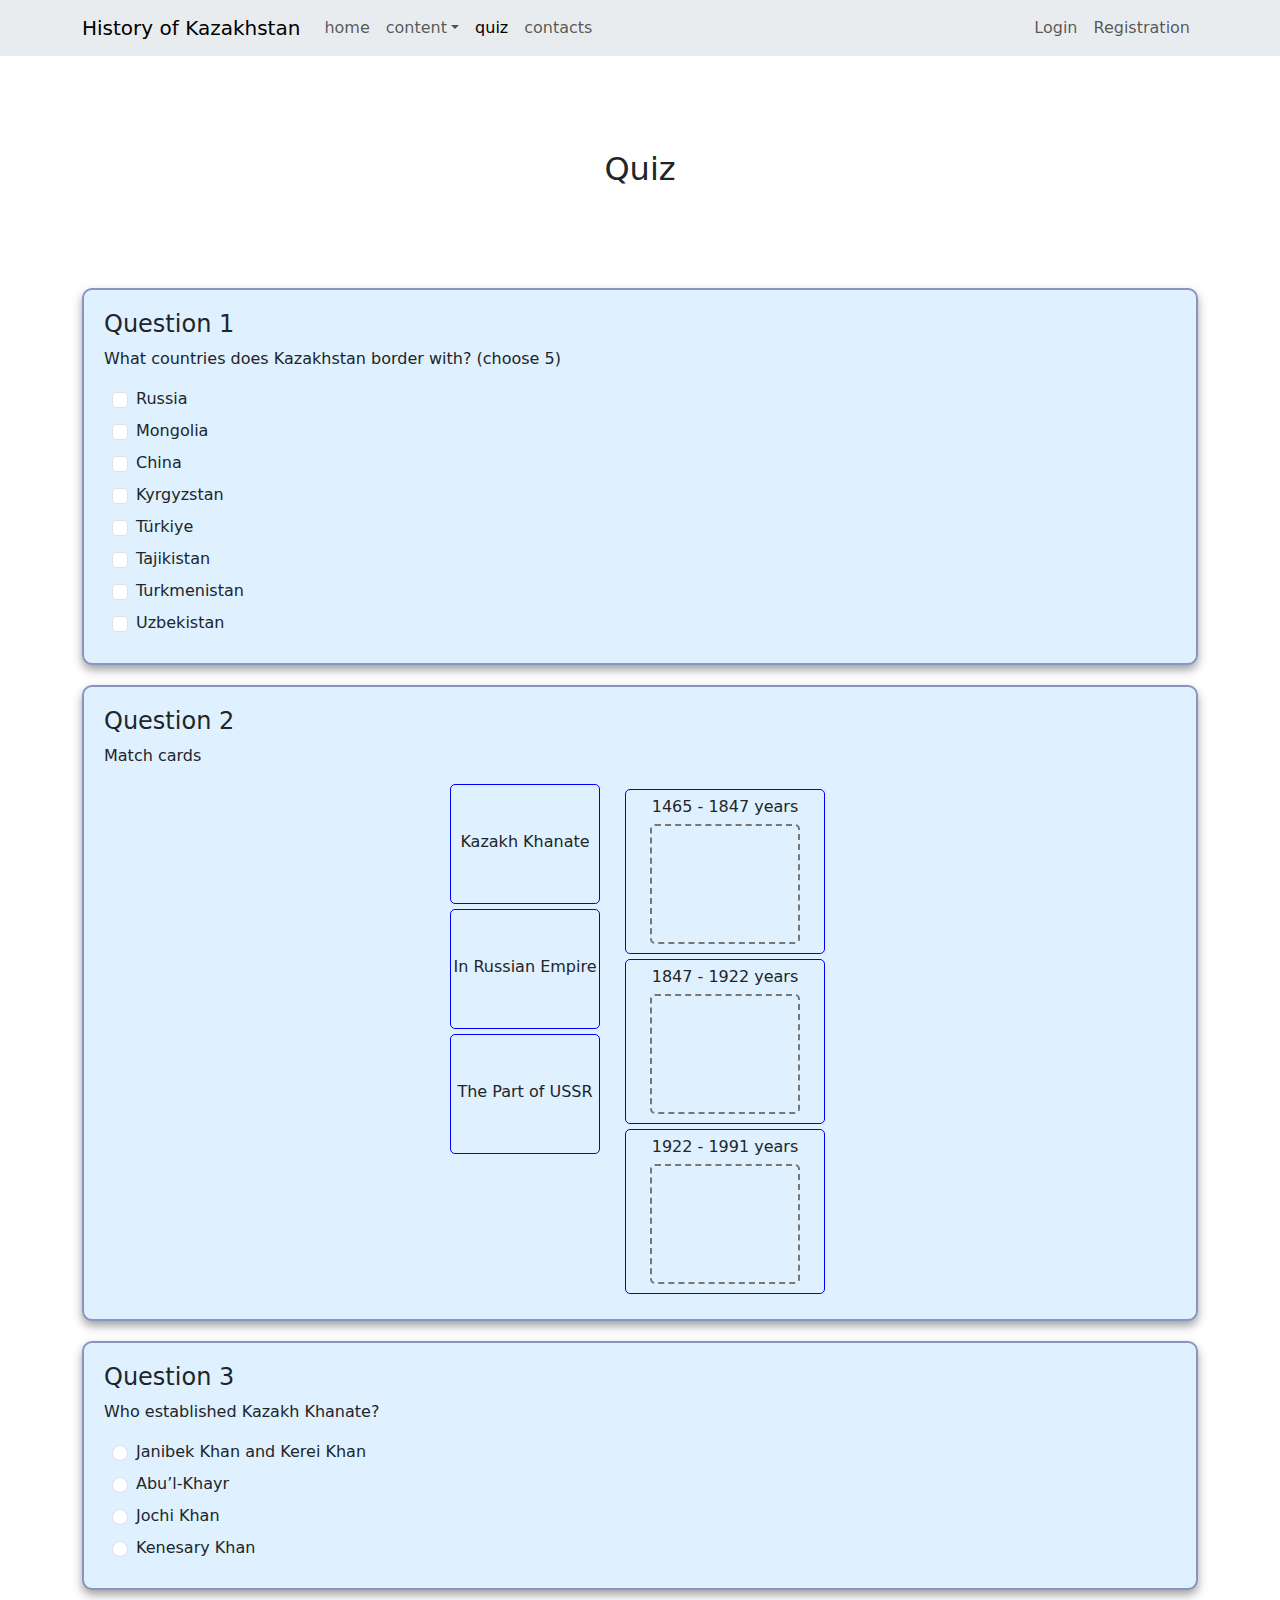
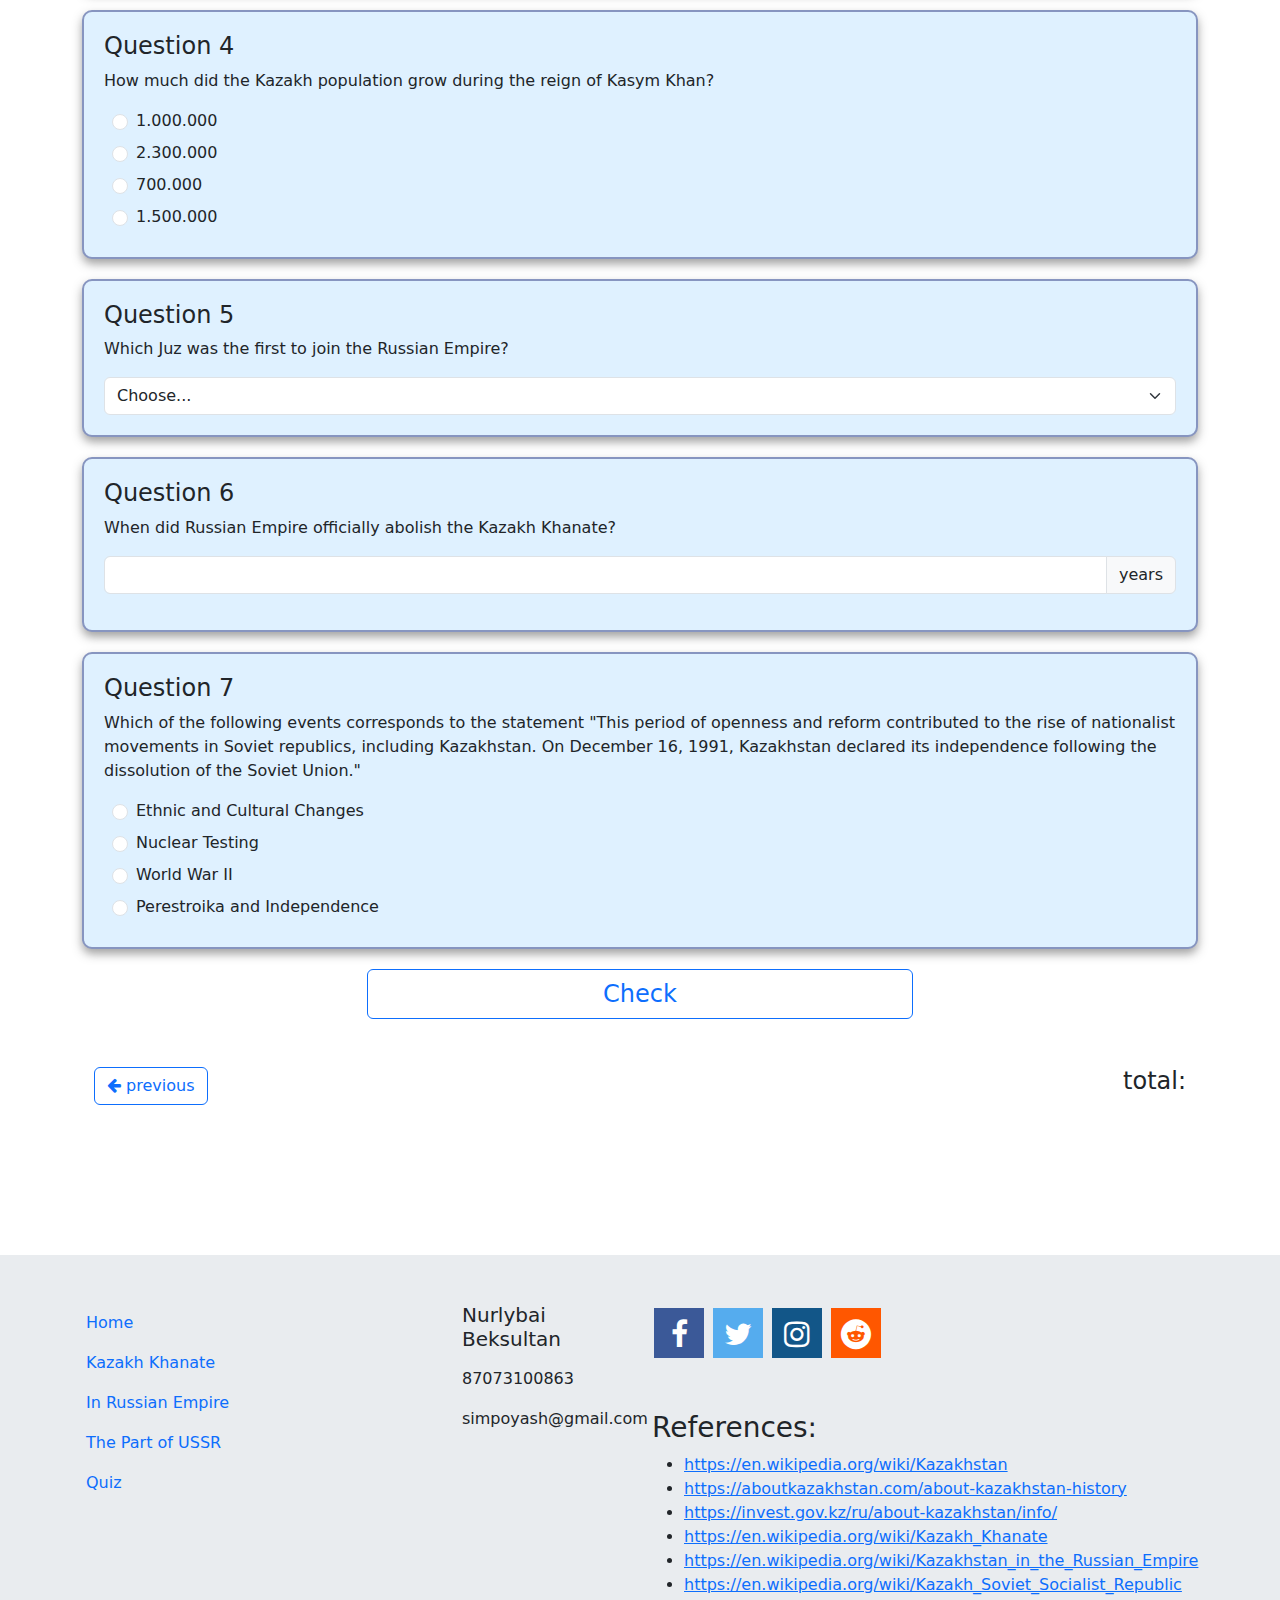
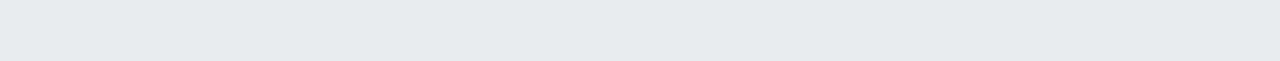
<file: final/quiz.html>
<!DOCTYPE html>
<html lang="en">
<head>
    <meta charset="UTF-8">
    <meta name="viewport" content="width=device-width, initial-scale=1.0">
    <link href="https://cdn.jsdelivr.net/npm/bootstrap@5.3.1/dist/css/bootstrap.min.css" rel="stylesheet">
    <script src="https://cdn.jsdelivr.net/npm/bootstrap@5.3.1/dist/js/bootstrap.bundle.min.js"></script>
    <link rel="stylesheet" href="https://cdnjs.cloudflare.com/ajax/libs/font-awesome/4.7.0/css/font-awesome.min.css">
    <script src="https://ajax.googleapis.com/ajax/libs/jquery/3.7.1/jquery.min.js"></script>
    <script src="media/quiz.js"></script>
    <script src="media/matching.js"></script>
    <link rel="stylesheet" href="media/quiz.css">
    <link rel="icon" href="media/img/favicon.png" type="image/ico">
    <title>Quiz</title>
</head>
<body>
    <nav class="navbar fixed-top navbar-expand-lg bg-body-secondary">
        <div class="container">
            <a class="navbar-brand" href="index.html">History of Kazakhstan</a>
            <button class="navbar-toggler" type="button" data-bs-toggle="collapse" data-bs-target="#navbarNav">
                <span class="navbar-toggler-icon"></span>
            </button>
            <div class="collapse navbar-collapse justify-content-between" id="navbarNav">
                <ul class="navbar-nav">
                    <li class="nav-item">
                        <a class="nav-link" href="index.html">home</a>
                    </li>
                    <li class="nav-item dropdown">
                        <a class="nav-link dropdown-toggle" href="" data-bs-toggle="dropdown">content</a>
                        <ul class="dropdown-menu">
                            <li><a class="dropdown-item" href="kazakhKhanate.html">Kazakh Khanate</a></li>
                            <li><hr class="dropdown-divider"></li>
                            <li><a class="dropdown-item" href="inRussianEmpire.html">In Russian Empire</a></li>
                            <li><hr class="dropdown-divider"></li>
                            <li><a class="dropdown-item" href="partOfUSSR.html">The Part of USSR</a></li>
                        </ul>
                    </li>
                    <li class="nav-item">
                        <a class="nav-link active" href="quiz.html">quiz</a>
                    </li>
                    <li class="nav-item">
                        <a class="nav-link" href="#contact">contacts</a>
                    </li>
                </ul>
                <ul class="navbar-nav">
                    <li class="nav-item">
                        <a class="nav-link" data-bs-toggle="modal" data-bs-target="#loginModal" href="#">Login</a>
                    </li>
                    <li class="nav-item">
                        <a class="nav-link" data-bs-toggle="modal" data-bs-target="#registerModal" href="#">Registration</a>
                    </li>
                </ul>
            </div>
        </div>
    </nav>
    <div class="modal fade" id="loginModal">
        <div class="modal-dialog">
          <div class="modal-content">
      
            <div class="modal-header">
              <h4 class="modal-title">Login</h4>
              <button type="button" class="btn-close" data-bs-dismiss="modal"></button>
            </div>
            <form>
                <div class="modal-body">
                    <div class="form-floating mb-3 mt-3">
                        <input type="text" class="form-control" id="email" placeholder="Enter email" name="email">
                        <label for="email">Email</label>
                    </div>
                    <div class="form-floating mt-3 mb-3">
                        <input type="text" class="form-control" id="pwd" placeholder="Enter password" name="pswd">
                        <label for="pwd">Password</label>
                    </div>
                </div>

                <div class="d-flex modal-footer justify-content-between">
                    <input type="submit" class="form-control text-bg-primary" value="login" style="width: 80px;">
                    <button type="button" class="btn btn-danger" data-bs-dismiss="modal">Close</button>
                </div>
            </form>
          </div>
        </div>
    </div>
    <div class="modal fade" id="registerModal">
        <div class="modal-dialog">
          <div class="modal-content">
      
            <div class="modal-header">
              <h4 class="modal-title">Registration</h4>
              <button type="button" class="btn-close" data-bs-dismiss="modal"></button>
            </div>
            <form>
                <div class="modal-body">
                    <div class="input-group mb-3">
                        <span class="input-group-text">Person</span>
                        <input type="text" class="form-control" placeholder="First Name">
                        <input type="text" class="form-control" placeholder="Last Name">
                    </div>
                    <div class="input-group mb-3">
                        <span class="input-group-text">@</span>
                        <input type="text" class="form-control" placeholder="Username">
                    </div>
                    <div class="form-floating mb-3 mt-3">
                        <input type="text" class="form-control" id="email" placeholder="Enter email" name="email">
                        <label for="email">Email</label>
                    </div>
                    <div class="form-floating mt-3 mb-3">
                        <input type="text" class="form-control" id="pwd" placeholder="Enter password" name="pswd">
                        <label for="pwd">Password</label>
                    </div>
                </div>

                <div class="d-flex modal-footer justify-content-between">
                    <input type="submit" class="form-control text-bg-primary" value="login" style="width: 80px;">
                    <button type="button" class="btn btn-danger" data-bs-dismiss="modal">Close</button>
                </div>
            </form>
          </div>
        </div>
    </div>
    <section class="container">
        <div style="width: 100%; margin-bottom: 100px; text-align: center;"><h2>Quiz</h2></div>
        <div class="questionbar">
            <h4>Question 1</h4>
            <p>What countries does Kazakhstan border with? (choose 5)</p>
            <label><input class="form-check-input m-2" type="checkbox" name="q1" value="russia">Russia</label><br>
            <label><input class="form-check-input m-2" type="checkbox" name="q1" value="mongolia">Mongolia</label><br>
            <label><input class="form-check-input m-2" type="checkbox" name="q1" value="china">China</label><br>
            <label><input class="form-check-input m-2" type="checkbox" name="q1" value="kyrgyzstan">Kyrgyzstan</label><br>
            <label><input class="form-check-input m-2" type="checkbox" name="q1" value="türkiye">Türkiye</label><br>
            <label><input class="form-check-input m-2" type="checkbox" name="q1" value="tajikistan">Tajikistan</label><br>
            <label><input class="form-check-input m-2" type="checkbox" name="q1" value="turkmenistan">Turkmenistan</label><br>
            <label><input class="form-check-input m-2" type="checkbox" name="q1" value="uzbekistan">Uzbekistan</label><br>
        </div>
        <div class="questionbar" style="position: relative;">
            <h4>Question 2</h4>
            <p>Match cards</p>
            <div class="d-flex justify-content-center">
                <div>
                    <div class="myItem">Kazakh Khanate</div>
                    <div class="myItem">In Russian Empire</div>
                    <div class="myItem">The Part of USSR</div>
                </div>
                <div style="margin-left: 20px;">
                    <div class="myBox">
                        <p>1465 - 1847 years</p>
                        <div class="empty"></div>
                    </div>
                    <div class="myBox">
                        <p>1847 - 1922 years</p>
                        <div class="empty"></div>
                    </div>
                    <div class="myBox">
                        <p>1922 - 1991 years</p>
                        <div class="empty"></div>
                    </div>
                </div>
            </div>
            <input type="hidden" id="q2">
        </div>
        <div class="questionbar">
            <h4>Question 3</h4>
            <p>Who established Kazakh Khanate?</p>
            <label><input class="form-check-input m-2" type="radio" name="q3" value="Janibek Khan and Kerei Khan">Janibek Khan and Kerei Khan</label><br>
            <label><input class="form-check-input m-2" type="radio" name="q3" value="Abu’l-Khayr">Abu’l-Khayr</label><br>
            <label><input class="form-check-input m-2" type="radio" name="q3" value="Jochi Khan">Jochi Khan</label><br>
            <label><input class="form-check-input m-2" type="radio" name="q3" value="Kenesary Khan">Kenesary Khan</label><br>
        </div>
        <div class="questionbar">
            <h4>Question 4</h4>
            <p>How much did the Kazakh population grow during the reign of Kasym Khan?</p>
            <label><input class="form-check-input m-2" type="radio" name="q4" value="1.000.000">1.000.000</label><br>
            <label><input class="form-check-input m-2" type="radio" name="q4" value="2.300.000">2.300.000</label><br>
            <label><input class="form-check-input m-2" type="radio" name="q4" value="700.000">700.000</label><br>
            <label><input class="form-check-input m-2" type="radio" name="q4" value="1.500.000">1.500.000</label><br>
        </div>
        <div class="questionbar">
            <h4>Question 5</h4>
            <p>Which Juz was the first to join the Russian Empire?</p>
            <select class="form-select" id="q5">
                <option selected>Choose...</option>
                <option value="Junior Juz">Junior Juz</option>
                <option value="Middle Juz">Middle Juz</option>
                <option value="Senior Juz">Senior Juz</option>
            </select>
        </div>
        <div class="questionbar">
            <h4>Question 6</h4>
            <p>When did Russian Empire officially abolish the Kazakh Khanate?</p>
            <div class="input-group mb-3">
                <input type="text" class="form-control" id="q6">
                <span class="input-group-text">years</span>
            </div>
        </div>
        <div class="questionbar">
            <h4>Question 7</h4>
            <p>Which of the following events corresponds to the statement "This period of openness and 
                reform contributed to the rise of nationalist movements in Soviet republics, including 
                Kazakhstan. On December 16, 1991, Kazakhstan declared its independence following the 
                dissolution of the Soviet Union."</p>
            <label><input class="form-check-input m-2" type="radio" name="q7" value="Ethnic and Cultural Changes">Ethnic and Cultural Changes</label><br>
            <label><input class="form-check-input m-2" type="radio" name="q7" value="Nuclear Testing">Nuclear Testing</label><br>
            <label><input class="form-check-input m-2" type="radio" name="q7" value="World War II">World War II</label><br>
            <label><input class="form-check-input m-2" type="radio" name="q7" value="Perestroika and Independence">Perestroika and Independence</label><br>
        </div>
        <div class="container d-flex justify-content-center">
            <input type="button" value="Check" class="btn btn-outline-primary w-50 fs-4" id="btn">
        </div>
        <div class="container d-flex justify-content-between mt-5">
            <a href="partOfUSSR.html" class="btn btn-outline-primary"><i class="fa fa-solid fa-arrow-left"></i> previous</a>
            <h4>total: <span class="badge bg-primary fs-4" id="total"></span></h4>
        </div>
    </section>
    <footer class="bg-body-secondary pt-5 pb-5" id="contact">
        <div class="container">
            <div class="row">
                <ul class="col-lg-4 nav flex-column">
                    <li class="nav-item"><a href="index.html" class="nav-link">Home</a></li>
                    <li class="nav-item"><a href="kazakhKhanate.html" class="nav-link">Kazakh Khanate</a></li>
                    <li class="nav-item"><a href="inRussianEmpire.html" class="nav-link active">In Russian Empire</a></li>
                    <li class="nav-item"><a href="partOfUSSR.html" class="nav-link">The Part of USSR</a></li>
                    <li class="nav-item"><a href="quiz.html" class="nav-link">Quiz</a></li>
                </ul>
                <div class="col-lg-2 flex-column">
                    <h5 class="mb-3">Nurlybai Beksultan</h5>
                    <p>87073100863</p>
                    <p>simpoyash@gmail.com</p>
                </div>
                <div class="col-lg-6 flex-column">
                    <a href="#" class="fa fa-facebook fa-lg"></a>
                    <a href="#" class="fa fa-twitter fa-lg"></a>
                    <a href="#" class="fa fa-instagram fa-lg"></a>
                    <a href="#" class="fa fa-reddit fa-lg"></a>
                    <h3 class="mt-5">References:</h3>
                    <ul>
                        <li><a href="https://en.wikipedia.org/wiki/Kazakhstan">https://en.wikipedia.org/wiki/Kazakhstan</a></li>
                        <li><a href="https://aboutkazakhstan.com/about-kazakhstan-history">https://aboutkazakhstan.com/about-kazakhstan-history</a></li>
                        <li><a href="https://invest.gov.kz/ru/about-kazakhstan/info/">https://invest.gov.kz/ru/about-kazakhstan/info/</a></li>
                        <li><a href="https://en.wikipedia.org/wiki/Kazakh_Khanate">https://en.wikipedia.org/wiki/Kazakh_Khanate</a></li>
                        <li><a href="https://en.wikipedia.org/wiki/Kazakhstan_in_the_Russian_Empire">https://en.wikipedia.org/wiki/Kazakhstan_in_the_Russian_Empire</a></li>
                        <li><a href="https://en.wikipedia.org/wiki/Kazakh_Soviet_Socialist_Republic">https://en.wikipedia.org/wiki/Kazakh_Soviet_Socialist_Republic</a></li>
                    </ul>
                </div>
            </div>
        </div>
    </footer>
</body>
</html>
</file>
<file: final/media/index.css>
.clean{
    clear: both;
}

/* ---------------------------- header ------------------------------ */

header {
    position: relative;
    background-image: url('img/homeImg1.jpg');
    background-size: cover;
    background-repeat: no-repeat;
    background-attachment: fixed;
    background-position: 70% 0;
    width: 100%;
    height: 800px;
}
header::before {
    content: "";
    position: absolute;
    top: 0;
    left: 0;
    background-color: rgba(0, 0, 0, 0.548);
    width: 100%;
    height: 100%;
}
header * {
    position: relative;
    z-index: 1;
}

header .myText {
    width: 60%;
    margin: auto;
    padding-top: 300px;
    text-align: center;
}
header .myText h1 { color: rgb(255, 255, 255); }


/* ---------------------------- section ----------------------------- */

section {
    padding-top: 200px;
    padding-bottom: 200px;
}
section .aboutModernKaz {
    float: left;
    width: 60%;
    margin-right: 5%;
}
section img {
    float: left;
    width: 35%;
}
section .aboutModernKaz p{
    text-align: justify;
    text-align-last: left;
    text-indent: 30px;
}
@media only screen and (max-width: 1000px) {
	section .aboutModernKaz {
		float: none;
		width: 100%;
	}
	section img {
		float: none;
		width: 100%;
	}
}
.images {
    margin-bottom: 150px;
    padding-left: 2%;
}
.images img {
    position: relative;
    width: 370px;
    height: 350px;
    margin: auto;
}

.targetImage {
    z-index: 10;
}

.mySectionImg {
    position: relative;
    background-image: url('img/jailau.avif');
    background-size: cover;
    background-repeat: no-repeat;
    background-attachment: fixed;
    background-position: 80% 0;
    width: 100%;
    height: 400px;
}

.myCard a {
    display: block;
    position: relative;
}
.card img { height: 240px; }
.overlay {
    position: absolute;
    top: 0;
    bottom: 0;
    left: 0;
    right: 0;
    height: 100%;
    width: 100%;
    opacity: 0;
    transition: .5s ease;
}
.first { background-color: rgb(84, 155, 199); }
.second { background-color: rgb(195, 199, 84); }
.third { background-color: rgb(199, 84, 84); }
.myCard a:hover .overlay {
    opacity: .9;
}
.text {
    color: white;
    font-size: 20px;
    position: absolute;
    top: 50%;
    left: 50%;
    -webkit-transform: translate(-50%, -50%);
    -ms-transform: translate(-50%, -50%);
    transform: translate(-50%, -50%);
    text-align: center;
}


/* ---------------------------- footer ----------------------------- */

.fa {
    display: inline-block;
    width: 50px;
    height: 50px;
    padding-top: 15px;
    font-size: 30px;
    text-align: center;
    text-decoration: none;
    margin: 5px 2px;
}
.fa:hover {
    opacity: 0.7;
}
.fa-facebook {
    background: #3B5998;
    color: white;
}
.fa-twitter {
    background: #55ACEE;
    color: white;
}
.fa-instagram {
    background: #125688;
    color: white;
}
.fa-reddit {
    background: #ff5700;
    color: white;
}
</file>
<file: final/media/inRussianEmpire.css>
.clean{
    clear: both;
}

@media only screen and (max-width: 1200px) {
	#consequences img {
		height: 250px;
	}
}
@media only screen and (max-width: 767.5px) {
	#consequences img {
		height: 400px;
	}
}


/* ---------------------------- section ----------------------------- */

section {
    padding-top: 150px;
    padding-bottom: 150px;
}

section .tab-content p {
    margin-top: 20px;
    text-indent: 30px;
    text-align: justify;
    text-align-last: left;
}

section a.btn {
    font-size: 1.6em;
    padding-top: 0;
}

.mySectionImg {
    position: relative;
    background-image: url('img/jailau.avif');
    background-size: cover;
    background-repeat: no-repeat;
    background-attachment: fixed;
    background-position: 80% 0;
    width: 100%;
    height: 400px;
}

.myCard{ 
    position: relative;
    height: 300px;
    padding-top: 90px;
    background-color: #3cd68e;
    text-align: center;
}
.overlay {
    position: absolute;
    bottom: 100%;
    left: 0;
    right: 0;
    background-color: #008CBA;
    overflow: hidden;
    width: 100%;
    height:0;
    transition: .5s ease;
}
.myCard:hover .overlay {
    bottom: 0;
    height: 100%;
}
.text {
    color: white;
    position: absolute;
    top: 20%;
    left: 20%;
    /*-webkit-transform: translate(-50%, -50%);
    -ms-transform: translate(-50%, -50%);*/
    transform: translate(-12%, 20%);
    text-align: center;
}

.myCard p {
    font-size: 2em;
    color: white;
}



/* ---------------------------- footer ----------------------------- */

footer .fa {
    display: inline-block;
    width: 50px;
    height: 50px;
    padding-top: 15px;
    font-size: 30px;
    text-align: center;
    text-decoration: none;
    margin: 5px 2px;
}
footer .fa:hover {
    opacity: 0.7;
}
.fa-facebook {
    background: #3B5998;
    color: white;
}
.fa-twitter {
    background: #55ACEE;
    color: white;
}
.fa-instagram {
    background: #125688;
    color: white;
}
.fa-reddit {
    background: #ff5700;
    color: white;
}
</file>
<file: final/media/kazakhKhanate.css>
.clean{
    clear: both;
}

/* ---------------------------- section ----------------------------- */

section {
    padding-top: 150px;
    padding-bottom: 150px;
}

section .row p {
    text-indent: 30px;
    text-align: justify;
    text-align-last: left;
}

section a.btn {
    font-size: 1.6em;
    padding-top: 0;
}


/* ---------------------------- footer ----------------------------- */

footer .fa {
    display: inline-block;
    width: 50px;
    height: 50px;
    padding-top: 15px;
    font-size: 30px;
    text-align: center;
    text-decoration: none;
    margin: 5px 2px;
}
footer .fa:hover {
    opacity: 0.7;
}
.fa-facebook {
    background: #3B5998;
    color: white;
}
.fa-twitter {
    background: #55ACEE;
    color: white;
}
.fa-instagram {
    background: #125688;
    color: white;
}
.fa-reddit {
    background: #ff5700;
    color: white;
}
</file>
<file: final/media/quiz.css>
.clean{
    clear: both;
}


/* ---------------------------- section ----------------------------- */

section {
    padding-top: 150px;
    padding-bottom: 150px;
}

.questionbar {
    background-color: #dff1ff;
    width: 100%;
    margin-bottom: 20px;
    padding: 20px;
    border: 2px solid rgb(135, 149, 192);
    border-radius: 10px;
    box-shadow: 0 5px 10px rgb(71, 71, 71, 0.5);
}
.questionbar input[type="radio"],
.questionbar input[type="checkbox"] {
    position: relative;
    bottom: 3px;
}


.myItem {
    width: 150px;
    height: 120px;
    margin: auto;
    margin-bottom: 5px;
    padding-top: 45px;
    border: 1px solid blue;
    border-radius: 5px;
    text-align: center;
    user-select: none;
}

.myBox {
    position: relative;
    z-index: 100;
    width: 200px;
    height: 165px;
    margin: 5px;
    border: 1px solid blue;
    border-radius: 5px;
    text-align: center;
    user-select: none;
}
.myBox p {
    margin-top: 5px;
    margin-bottom: 5px;
}
.myBox .empty {
    width: 150px;
    height: 120px;
    margin: auto;
    margin-bottom: 5px;
    border: 2px dashed rgb(119, 119, 119);
    border-radius: 5px;
}
.emptyNone {
    width: 0;
    height: 0;
    border: 0;
    margin: 0;
}



/* ---------------------------- footer ----------------------------- */

footer .fa {
    display: inline-block;
    width: 50px;
    height: 50px;
    padding-top: 15px;
    font-size: 30px;
    text-align: center;
    text-decoration: none;
    margin: 5px 2px;
}
footer .fa:hover {
    opacity: 0.7;
}
.fa-facebook {
    background: #3B5998;
    color: white;
}
.fa-twitter {
    background: #55ACEE;
    color: white;
}
.fa-instagram {
    background: #125688;
    color: white;
}
.fa-reddit {
    background: #ff5700;
    color: white;
}
</file>
